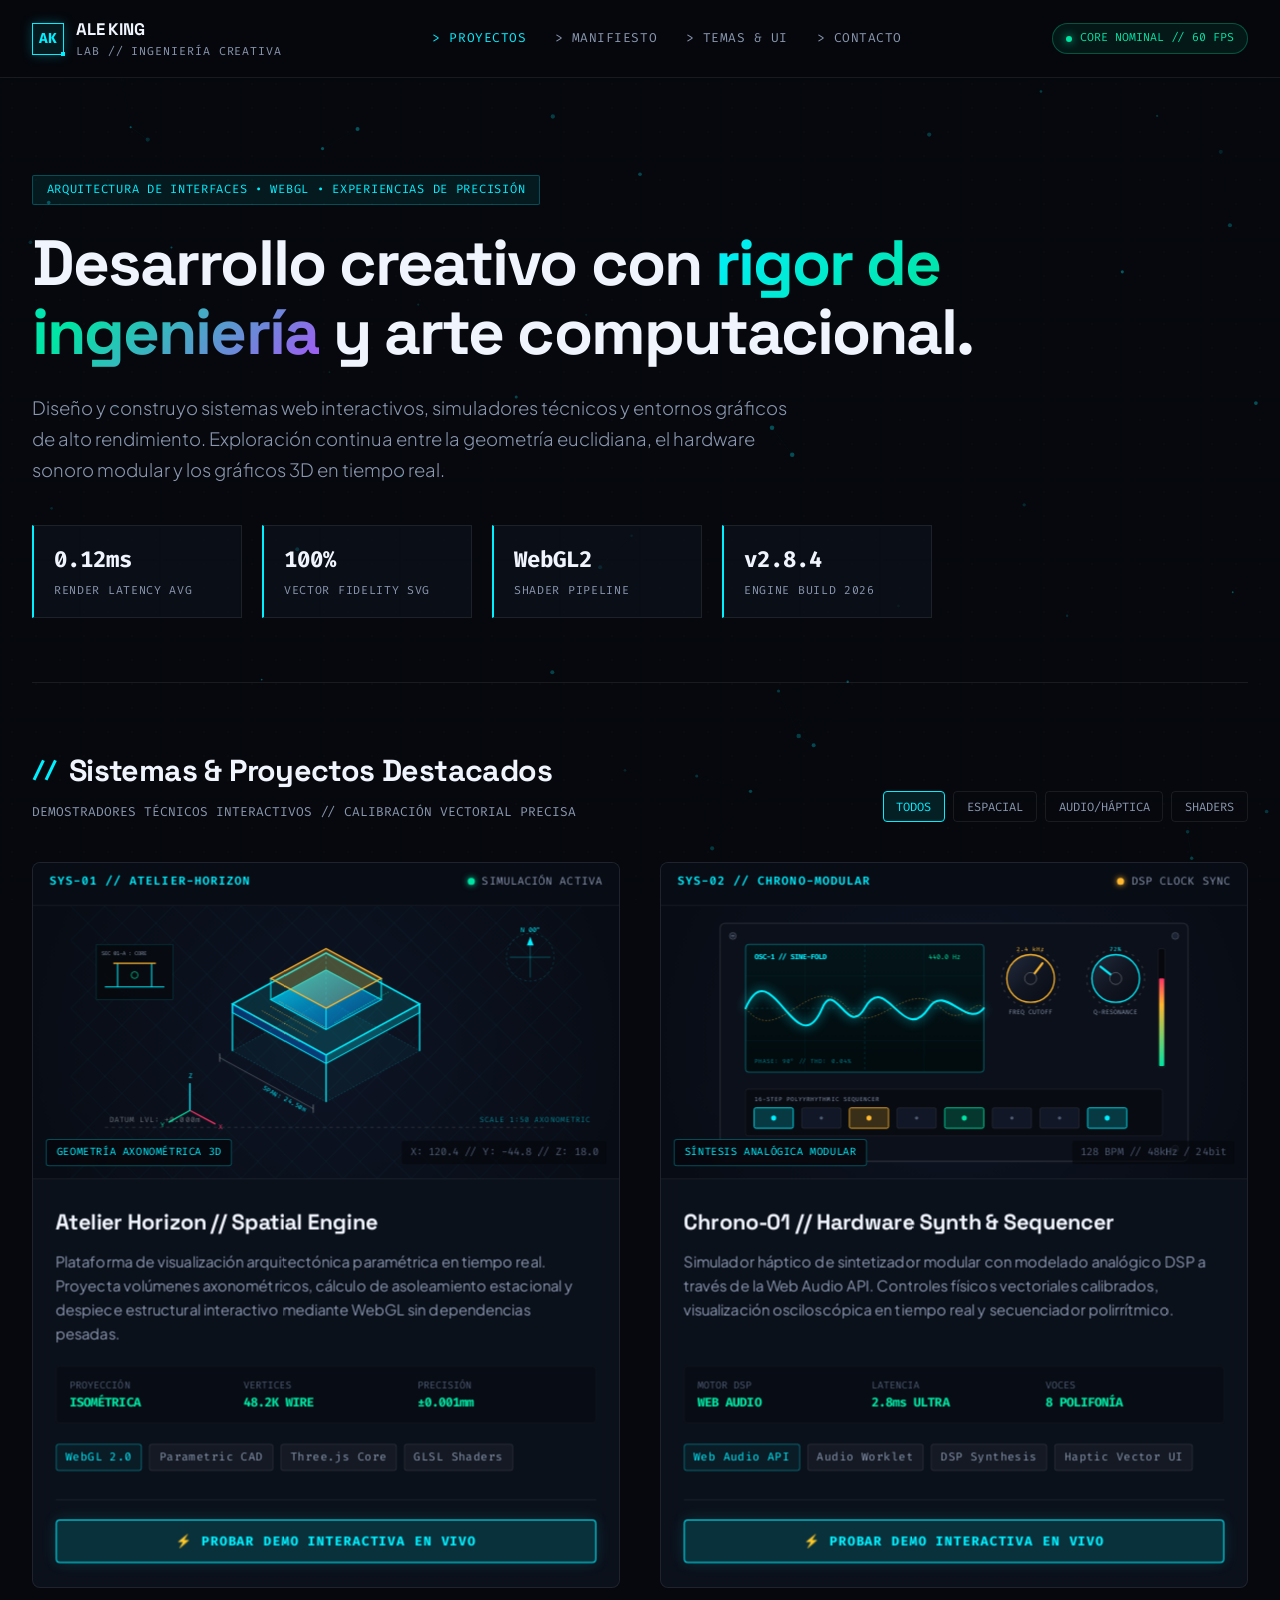
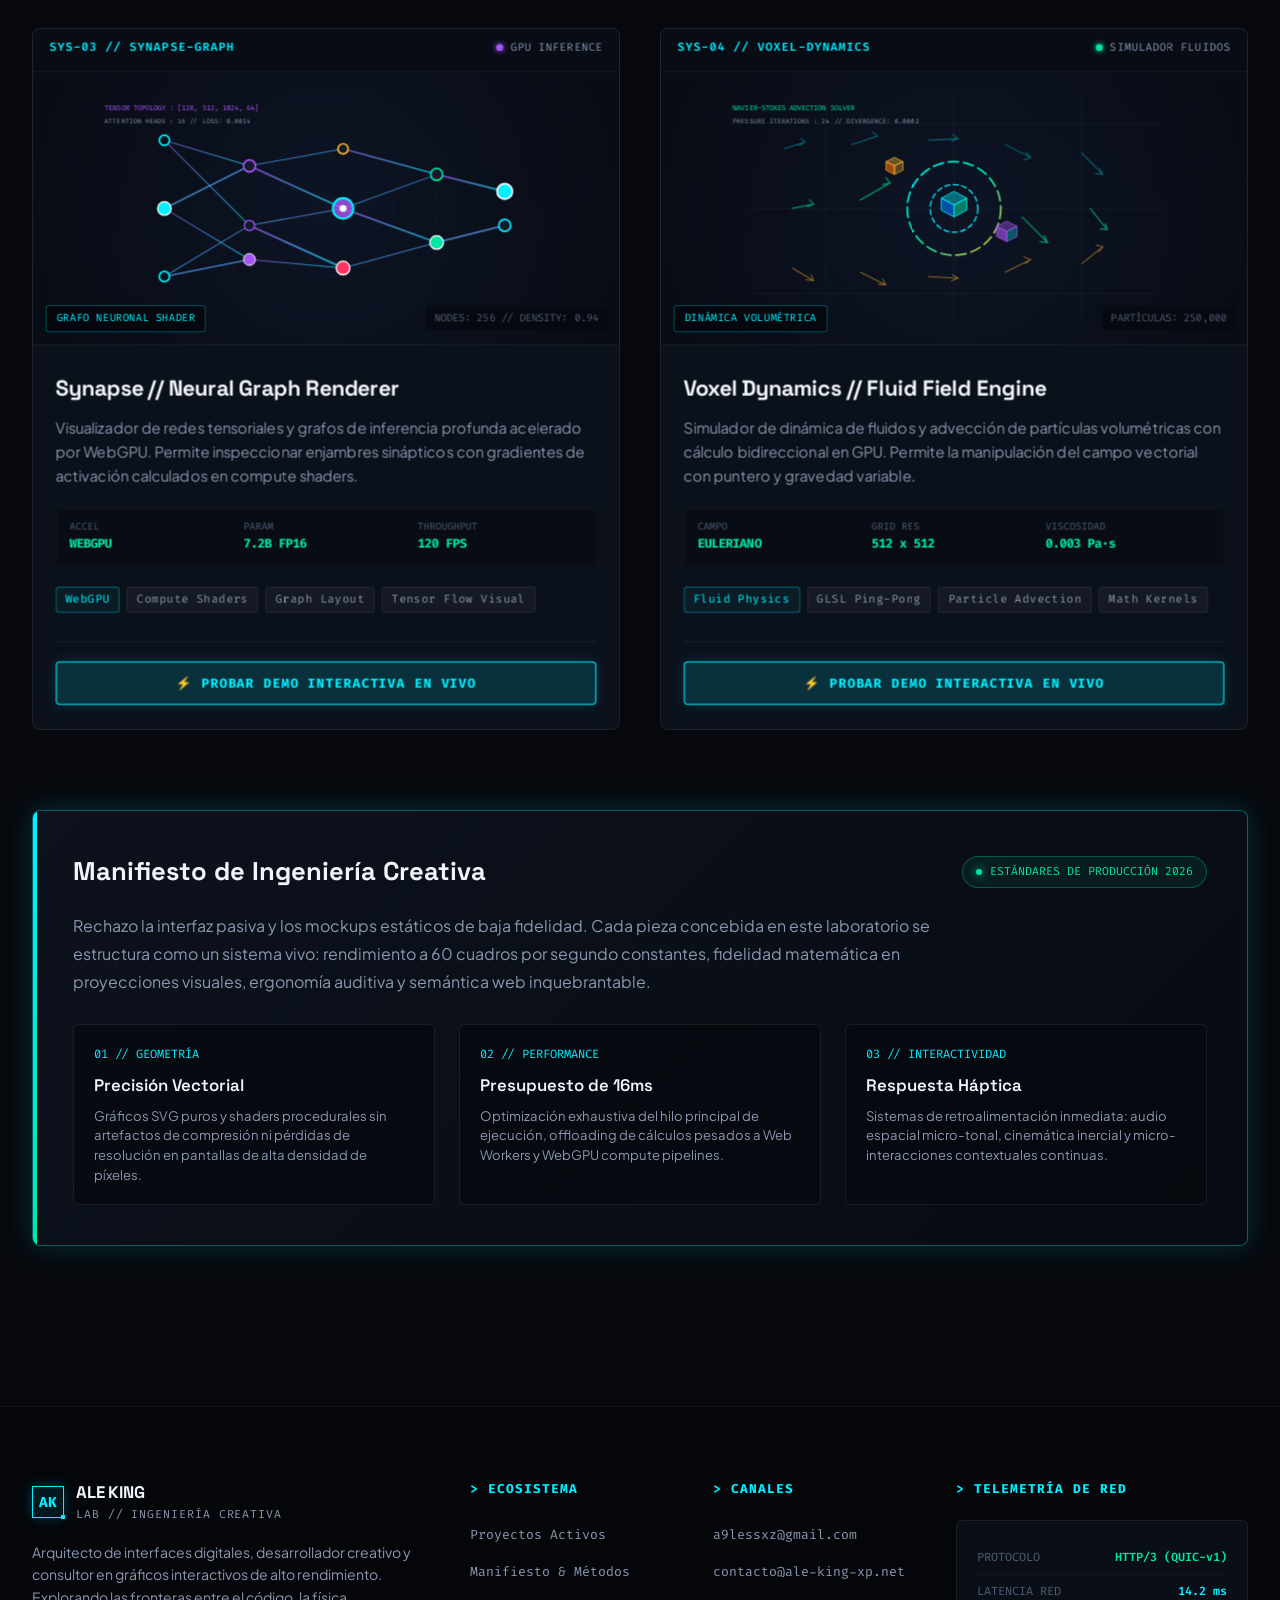
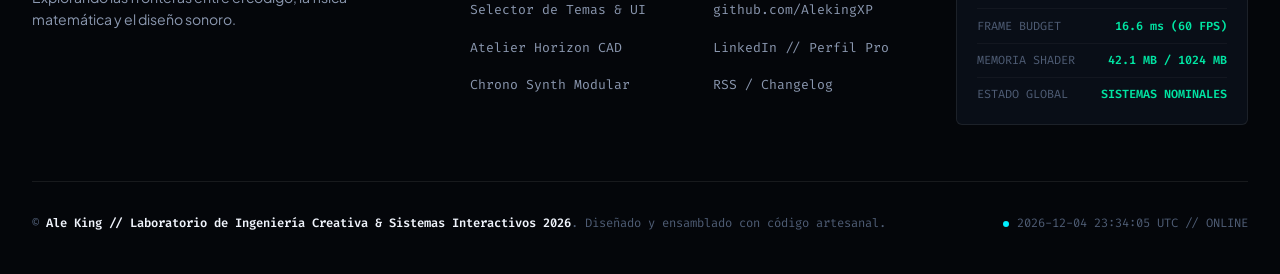
<file: index.html>
<!DOCTYPE html>
<html lang="es">
<head>
  <meta charset="UTF-8" />
  <meta name="viewport" content="width=device-width, initial-scale=1.0" />
  <title>Ale King // Laboratorio de Ingeniería Creativa &amp; Sistemas Interactivos</title>
  <meta name="description" content="Laboratorio de desarrollo creativo, arquitectura de interfaces de alto rendimiento, sistemas de diseño dinámicos y experiencias interactivas WebGL/Canvas." />
  <link rel="preconnect" href="https://fonts.googleapis.com">
  <link rel="preconnect" href="https://fonts.gstatic.com" crossorigin>
  <link href="https://fonts.googleapis.com/css2?family=Fira+Code:wght@300;400;500;600;700&family=Plus+Jakarta+Sans:wght@300;400;600;700;800&family=Space+Grotesk:wght@400;500;600;700&display=swap" rel="stylesheet">
  <style>
    :root {
      --bg-base: #06080d;
      --bg-surface: #0b0f19;
      --bg-card: rgba(14, 20, 32, 0.75);
      --bg-card-hover: rgba(19, 27, 44, 0.9);
      --border-subtle: rgba(255, 255, 255, 0.08);
      --border-accent: rgba(0, 240, 255, 0.35);
      --border-accent-strong: #00f0ff;
      --text-main: #f0f4fc;
      --text-muted: #8b98b0;
      --text-dim: #4f5d75;
      --cyan: #00f0ff;
      --amber: #ffb830;
      --emerald: #00e5a3;
      --purple: #a855f7;
      --rose: #ff3366;
      --font-display: 'Space Grotesk', sans-serif;
      --font-body: 'Plus Jakarta Sans', sans-serif;
      --font-mono: 'Fira Code', monospace;
      --glow-cyan: 0 0 30px rgba(0, 240, 255, 0.18);
      --glow-accent: 0 0 25px rgba(0, 229, 163, 0.2);
    }

    * {
      box-sizing: border-box;
      margin: 0;
      padding: 0;
    }

    body {
      background-color: var(--bg-base);
      color: var(--text-main);
      font-family: var(--font-body);
      line-height: 1.6;
      overflow-x: hidden;
      position: relative;
      min-height: 100vh;
    }

    /* Background Canvas and Grid */
    #bg-canvas {
      position: fixed;
      top: 0;
      left: 0;
      width: 100vw;
      height: 100vh;
      z-index: 0;
      pointer-events: none;
      opacity: 0.65;
    }

    .noise-overlay {
      position: fixed;
      top: 0;
      left: 0;
      width: 100%;
      height: 100%;
      pointer-events: none;
      z-index: 1;
      opacity: 0.035;
      background-image: radial-gradient(rgba(255, 255, 255, 0.4) 1px, transparent 1px);
      background-size: 24px 24px;
    }

    .site-wrapper {
      position: relative;
      z-index: 2;
      display: flex;
      flex-direction: column;
      min-height: 100vh;
    }

    /* Header / Nav */
    header.lab-header {
      border-bottom: 1px solid var(--border-subtle);
      background: rgba(6, 8, 13, 0.85);
      backdrop-filter: blur(16px);
      position: sticky;
      top: 0;
      z-index: 50;
      padding: 1rem 2rem;
    }

    .header-container {
      max-width: 1400px;
      margin: 0 auto;
      display: flex;
      justify-content: space-between;
      align-items: center;
      gap: 1.5rem;
    }

    .brand {
      display: flex;
      align-items: center;
      gap: 0.75rem;
      text-decoration: none;
      color: inherit;
    }

    .brand-mark {
      width: 32px;
      height: 32px;
      border: 1px solid var(--cyan);
      background: rgba(0, 240, 255, 0.08);
      display: flex; 
      align-items: center;
      justify-content: center;
      font-family: var(--font-mono);
      font-weight: 700;
      color: var(--cyan);
      font-size: 0.9rem;
      box-shadow: 0 0 12px rgba(0, 240, 255, 0.25);
      position: relative;
    }

    .brand-mark::after {
      content: '';
      position: absolute;
      bottom: -2px;
      right: -2px;
      width: 4px;
      height: 4px;
      background: var(--cyan);
    }

    .brand-meta {
      display: flex;
      flex-direction: column;
    }

    .brand-title {
      font-family: var(--font-display);
      font-weight: 700;
      font-size: 1.05rem;
      letter-spacing: -0.01em;
      color: var(--text-main);
      text-transform: uppercase;
    }

    .brand-sub {
      font-family: var(--font-mono);
      font-size: 0.72rem;
      color: var(--text-muted);
      letter-spacing: 0.08em;
    }

    .nav-links {
      display: flex;
      align-items: center;
      gap: 1.8rem;
      list-style: none;
    }

    .nav-link {
      font-family: var(--font-mono);
      font-size: 0.8rem;
      color: var(--text-muted);
      text-decoration: none;
      letter-spacing: 0.04em;
      transition: color 0.2s, text-shadow 0.2s;
      display: flex;
      align-items: center;
      gap: 0.4rem;
    }

    .nav-link:hover {
      color: var(--cyan);
      text-shadow: 0 0 8px rgba(0, 240, 255, 0.4);
    }

    .nav-link.active {
      color: var(--cyan);
    }

    .status-badge {
      display: flex;
      align-items: center;
      gap: 0.5rem;
      background: rgba(0, 229, 163, 0.08);
      border: 1px solid rgba(0, 229, 163, 0.3);
      padding: 0.35rem 0.8rem;
      border-radius: 999px;
      font-family: var(--font-mono);
      font-size: 0.72rem;
      color: var(--emerald);
    }

    .status-dot {
      width: 6px;
      height: 6px;
      background: var(--emerald);
      border-radius: 50%;
      box-shadow: 0 0 8px var(--emerald);
      animation: pulse-dot 2s infinite;
    }

    @keyframes pulse-dot {
      0%, 100% { transform: scale(1); opacity: 1; }
      50% { transform: scale(1.3); opacity: 0.6; }
    }

    /* Main Container */
    main.lab-main {
      flex: 1;
      max-width: 1400px;
      margin: 0 auto;
      padding: 3.5rem 2rem 5rem;
      width: 100%;
    }

    /* Hero Section */
    .hero-section {
      padding: 2.5rem 0 4rem;
      border-bottom: 1px solid var(--border-subtle);
      margin-bottom: 4rem;
    }

    .hero-tag {
      display: inline-flex;
      align-items: center;
      gap: 0.6rem;
      background: rgba(0, 240, 255, 0.08);
      border: 1px solid rgba(0, 240, 255, 0.25);
      padding: 0.3rem 0.85rem;
      font-family: var(--font-mono);
      font-size: 0.75rem;
      color: var(--cyan);
      letter-spacing: 0.06em;
      margin-bottom: 1.5rem;
      border-radius: 2px;
    }

    .hero-title {
      font-family: var(--font-display);
      font-size: clamp(2.4rem, 5vw, 4.2rem);
      font-weight: 800;
      line-height: 1.08;
      letter-spacing: -0.03em;
      margin-bottom: 1.5rem;
      max-width: 980px;
    }

    .hero-title span.accent {
      background: linear-gradient(135deg, #00f0ff 0%, #00e5a3 50%, #a855f7 100%);
      -webkit-background-clip: text;
      -webkit-text-fill-color: transparent;
    }

    .hero-desc {
      font-size: 1.15rem;
      color: var(--text-muted);
      max-width: 780px;
      line-height: 1.7;
      margin-bottom: 2.5rem;
      font-weight: 300;
    }

    .hero-stats {
      display: grid;
      grid-template-columns: repeat(auto-fit, minmax(180px, 1fr));
      gap: 1.25rem;
      max-width: 900px;
    }

    .stat-card {
      background: rgba(14, 20, 32, 0.5);
      border: 1px solid var(--border-subtle);
      padding: 1rem 1.25rem;
      position: relative;
      border-left: 2px solid var(--cyan);
    }

    .stat-value {
      font-family: var(--font-mono);
      font-size: 1.4rem;
      font-weight: 700;
      color: var(--text-main);
    }

    .stat-label {
      font-family: var(--font-mono);
      font-size: 0.72rem;
      color: var(--text-muted);
      text-transform: uppercase;
      letter-spacing: 0.06em;
      margin-top: 0.25rem;
    }

    /* Section Header */
    .section-header {
      display: flex;
      flex-wrap: wrap;
      justify-content: space-between;
      align-items: flex-end;
      margin-bottom: 2.5rem;
      gap: 1rem;
    }

    .section-title-wrap h2 {
      font-family: var(--font-display);
      font-size: 1.9rem;
      font-weight: 700;
      letter-spacing: -0.02em;
      color: var(--text-main);
      display: flex;
      align-items: center;
      gap: 0.75rem;
    }

    .section-title-wrap h2::before {
      content: '//';
      color: var(--cyan);
      font-family: var(--font-mono);
      font-size: 1.4rem;
    }

    .section-sub {
      font-family: var(--font-mono);
      font-size: 0.8rem;
      color: var(--text-muted);
      margin-top: 0.4rem;
    }

    .section-filter {
      display: flex;
      gap: 0.5rem;
    }

    .filter-btn {
      background: transparent;
      border: 1px solid var(--border-subtle);
      color: var(--text-muted);
      font-family: var(--font-mono);
      font-size: 0.75rem;
      padding: 0.4rem 0.8rem;
      border-radius: 4px;
      cursor: pointer;
      transition: all 0.2s;
    }

    .filter-btn:hover, .filter-btn.active {
      background: rgba(0, 240, 255, 0.1);
      border-color: var(--cyan);
      color: var(--cyan);
    }

    /* Cards Grid */
    .cards-grid {
      display: grid;
      grid-template-columns: repeat(auto-fit, minmax(420px, 1fr));
      gap: 2.5rem;
      margin-bottom: 5rem;
      perspective: 1200px;
    }

    @media (max-width: 640px) {
      .cards-grid {
        grid-template-columns: 1fr;
      }
    }

    .project-card {
      background: var(--bg-card);
      border: 1px solid var(--border-subtle);
      border-radius: 8px;
      overflow: hidden;
      display: flex;
      flex-direction: column;
      position: relative;
      backdrop-filter: blur(12px);
      transform-style: preserve-3d;
      will-change: transform;
      transition: border-color 0.3s ease, box-shadow 0.3s ease;
    }

    .project-card:hover {
      border-color: var(--border-accent);
      box-shadow: 0 16px 36px rgba(0, 0, 0, 0.55), 0 0 30px rgba(0, 240, 255, 0.2);
    }

    .card-topbar {
      display: flex; 
      justify-content: space-between;
      align-items: center;
      padding: 0.85rem 1.25rem;
      border-bottom: 1px solid var(--border-subtle);
      background: rgba(8, 12, 20, 0.8);
    }

    .card-id {
      font-family: var(--font-mono);
      font-size: 0.72rem;
      color: var(--cyan);
      letter-spacing: 0.08em;
      font-weight: 600;
    }

    .card-status-pip {
      display: flex;
      align-items: center;
      gap: 0.45rem;
      font-family: var(--font-mono);
      font-size: 0.68rem;
      color: var(--text-muted);
    }

    .pip-active {
      width: 7px;
      height: 7px;
      border-radius: 50%;
      background: var(--emerald);
      box-shadow: 0 0 6px var(--emerald);
    }

    /* SVG Preview Canvas Area */
    .card-canvas {
      position: relative;
      height: 270px;
      width: 100%;
      background: radial-gradient(circle at 50% 50%, #0d1424 0%, #080c14 100%);
      overflow: hidden;
      border-bottom: 1px solid var(--border-subtle);
      display: flex;
      align-items: center;
      justify-content: center;
    }

    .card-canvas svg {
      width: 100%;
      height: 100%;
      transition: transform 0.6s cubic-bezier(0.16, 1, 0.3, 1);
    }

    .project-card:hover .card-canvas svg {
      transform: scale(1.03);
    }

    .card-canvas-overlay {
      position: absolute;
      bottom: 0.75rem;
      left: 1rem;
      right: 1rem;
      display: flex; 
      justify-content: space-between;
      align-items: center;
      pointer-events: none;
    }

    .canvas-badge {
      font-family: var(--font-mono);
      font-size: 0.65rem;
      color: var(--cyan);
      background: rgba(6, 8, 13, 0.85);
      padding: 0.25rem 0.6rem;
      border: 1px solid rgba(0, 240, 255, 0.3);
      border-radius: 3px;
      letter-spacing: 0.05em;
      backdrop-filter: blur(4px);
    }

    .canvas-coords {
      font-family: var(--font-mono);
      font-size: 0.65rem;
      color: var(--text-dim);
      background: rgba(6, 8, 13, 0.7);
      padding: 0.2rem 0.5rem;
      border-radius: 2px;
    }

    /* Card Body */
    .card-body {
      padding: 1.6rem 1.6rem 1.25rem;
      flex: 1;
      display: flex;
      flex-direction: column;
    }

    .card-title {
      font-family: var(--font-display);
      font-size: 1.35rem;
      font-weight: 700;
      margin-bottom: 0.65rem;
      color: var(--text-main);
      letter-spacing: -0.01em;
    }

    .card-description {
      font-size: 0.92rem;
      color: var(--text-muted);
      line-height: 1.6;
      margin-bottom: 1.25rem;
      flex: 1;
    }

    .card-tags {
      display: flex;
      flex-wrap: wrap;
      gap: 0.45rem;
      margin-bottom: 1.75rem;
    }

    .tag-item {
      font-family: var(--font-mono);
      font-size: 0.7rem;
      background: rgba(255, 255, 255, 0.04);
      border: 1px solid var(--border-subtle);
      color: var(--text-muted);
      padding: 0.2rem 0.55rem;
      border-radius: 3px;
      letter-spacing: 0.03em;
    }

    .tag-item.highlight {
      border-color: rgba(0, 240, 255, 0.35);
      color: var(--cyan);
      background: rgba(0, 240, 255, 0.05);
    }

    /* Card Footer & Action Button */
    .card-actions {
      padding-top: 1.2rem;
      border-top: 1px solid var(--border-subtle);
      display: flex;
      align-items: center;
      justify-content: space-between;
      gap: 1rem;
      margin-top: auto;
      padding-bottom: 0.5rem;
      position: relative;
      z-index: 20;
    }

    .btn-demo {
      display: inline-flex;
      align-items: center;
      justify-content: center;
      gap: 0.6rem;
      background: rgba(0, 240, 255, 0.15);
      border: 1px solid #00f0ff;
      color: #00f0ff;
      font-family: var(--font-mono);
      font-size: 0.8rem;
      font-weight: 700;
      letter-spacing: 0.06em;
      padding: 12px 20px;
      border-radius: 4px;
      text-decoration: none;
      cursor: pointer;
      transition: all 0.25s ease;
      width: 100%;
      text-align: center;
      box-shadow: 0 0 15px rgba(0, 240, 255, 0.15);
      position: relative;
      z-index: 50;
    }

    .btn-demo:hover {
      background: #00f0ff;
      color: #000;
      box-shadow: 0 0 25px rgba(0, 240, 255, 0.6);
      transform: translateY(-1px);
    }

    .btn-demo svg {
      width: 14px;
      height: 14px;
      transition: transform 0.2s;
    }

    .btn-demo:hover svg {
      transform: translateX(3px);
    }

    /* Secondary Card Metrics */
    .metric-row {
      display: grid;
      grid-template-columns: repeat(3, 1fr);
      gap: 0.5rem;
      margin-bottom: 1.25rem;
      background: rgba(0, 0, 0, 0.25);
      padding: 0.6rem 0.8rem;
      border-radius: 4px;
      border: 1px solid rgba(255, 255, 255, 0.03);
    }

    .metric-cell {
      display: flex;
      flex-direction: column;
    }

    .metric-lbl {
      font-family: var(--font-mono);
      font-size: 0.62rem;
      color: var(--text-dim);
      text-transform: uppercase;
    }

    .metric-val {
      font-family: var(--font-mono);
      font-size: 0.78rem;
      color: var(--text-main);
      font-weight: 600;
    }

    /* Laboratory Modules Section */
    .lab-manifesto {
      margin: 4rem 0 5rem;
      padding: 2.5rem;
      background: linear-gradient(135deg, rgba(14, 20, 32, 0.8) 0%, rgba(8, 12, 20, 0.95) 100%);
      border: 1px solid var(--border-accent);
      border-radius: 8px;
      box-shadow: var(--glow-cyan);
      position: relative;
      overflow: hidden;
    }

    .lab-manifesto::before {
      content: '';
      position: absolute;
      top: 0;
      left: 0;
      width: 4px;
      height: 100%;
      background: linear-gradient(to bottom, var(--cyan), var(--emerald));
    }

    .manifesto-header {
      display: flex;
      justify-content: space-between;
      align-items: center;
      margin-bottom: 1.25rem;
      flex-wrap: wrap;
      gap: 1rem;
    }

    .manifesto-title {
      font-family: var(--font-display);
      font-size: 1.6rem;
      font-weight: 700;
      color: var(--text-main);
    }

    .manifesto-body {
      font-size: 1rem;
      color: var(--text-muted);
      max-width: 900px;
      line-height: 1.75;
      margin-bottom: 1.75rem;
    }

    .manifesto-pillars {
      display: grid;
      grid-template-columns: repeat(auto-fit, minmax(240px, 1fr));
      gap: 1.5rem;
    }

    .pillar-item {
      background: rgba(6, 8, 13, 0.6);
      border: 1px solid var(--border-subtle);
      padding: 1.25rem;
      border-radius: 6px;
    }

    .pillar-num {
      font-family: var(--font-mono);
      font-size: 0.75rem;
      color: var(--cyan);
      margin-bottom: 0.5rem;
    }

    .pillar-name {
      font-family: var(--font-display);
      font-size: 1.05rem;
      font-weight: 600;
      color: var(--text-main);
      margin-bottom: 0.4rem;
    }

    .pillar-desc {
      font-size: 0.82rem;
      color: var(--text-muted);
      line-height: 1.5;
    }

    /* Footer */
    footer.lab-footer {
      border-top: 1px solid var(--border-subtle);
      background: #04060a;
      padding: 4.5rem 2rem 2.5rem;
      position: relative;
      z-index: 10;
    }

    .footer-container {
      max-width: 1400px;
      margin: 0 auto;
    }

    .footer-grid {
      display: grid;
      grid-template-columns: 2fr 1fr 1fr 1.5fr;
      gap: 3rem;
      margin-bottom: 3.5rem;
    }

    @media (max-width: 980px) {
      .footer-grid {
        grid-template-columns: 1fr 1fr;
        gap: 2.5rem;
      }
    }

    @media (max-width: 600px) {
      .footer-grid {
        grid-template-columns: 1fr;
      }
    }

    .footer-brand-col p {
      font-size: 0.88rem;
      color: var(--text-muted);
      margin-top: 1rem;
      max-width: 380px;
      line-height: 1.6;
    }

    .footer-col-title {
      font-family: var(--font-mono);
      font-size: 0.8rem;
      color: var(--cyan);
      letter-spacing: 0.08em;
      text-transform: uppercase;
      margin-bottom: 1.25rem;
    }

    .footer-list {
      list-style: none;
      display: flex;
      flex-direction: column;
      gap: 0.75rem;
    }

    .footer-list a {
      font-family: var(--font-mono);
      font-size: 0.82rem;
      color: var(--text-muted);
      text-decoration: none;
      transition: color 0.2s, transform 0.2s;
      display: inline-flex;
      align-items: center;
      gap: 0.4rem;
    }

    .footer-list a:hover {
      color: var(--cyan);
      transform: translateX(3px);
    }

    /* Telemetry Panel in Footer */
    .telemetry-panel {
      background: rgba(14, 20, 32, 0.6);
      border: 1px solid var(--border-subtle);
      border-radius: 6px;
      padding: 1.25rem;
    }

    .telemetry-row {
      display: flex;
      justify-content: space-between;
      align-items: center;
      padding: 0.45rem 0;
      border-bottom: 1px solid rgba(255, 255, 255, 0.04);
      font-family: var(--font-mono);
      font-size: 0.74rem;
    }

    .telemetry-row:last-child {
      border-bottom: none;
      padding-bottom: 0;
    }

    .telemetry-key {
      color: var(--text-dim);
    }

    .telemetry-val {
      color: var(--emerald);
      font-weight: 600;
    }

    .telemetry-val.ping {
      color: var(--cyan);
    }

    /* Bottom Bar */
    .footer-bottom {
      display: flex;
      flex-wrap: wrap;
      justify-content: space-between;
      align-items: center;
      gap: 1.5rem;
      padding-top: 2rem;
      border-top: 1px solid var(--border-subtle);
      font-family: var(--font-mono);
      font-size: 0.76rem;
      color: var(--text-dim);
    }

    .footer-bottom a {
      color: var(--text-muted);
      text-decoration: none;
    }

    .footer-bottom a:hover {
      color: var(--cyan);
    }

    .footer-credits strong {
      color: var(--text-main);
      font-weight: 600;
    }

    .system-clock {
      display: inline-flex;
      align-items: center;
      gap: 0.5rem;
    }

    .clock-dot {
      width: 6px;
      height: 6px;
      background: var(--cyan);
      border-radius: 50%;
    }
  
/* ========================================================
   ESTILOS: MODAL DE DEMOS INTERACTIVAS & 3D TILT EFFECT
   ======================================================== */
.demo-modal-backdrop {
  position: fixed !important;
  top: 0 !important;
  left: 0 !important;
  width: 100vw !important;
  height: 100vh !important;
  background: rgba(3, 5, 9, 0.88) !important;
  backdrop-filter: blur(12px) !important;
  -webkit-backdrop-filter: blur(12px) !important;
  display: none;
  align-items: center;
  justify-content: center;
  z-index: 999999 !important;
  padding: 1.5rem;
}
.demo-modal-backdrop.active {
  display: flex !important;
}
.demo-modal-window {
  background: #090d16;
  border: 1px solid #00f0ff;
  box-shadow: 0 0 50px rgba(0, 240, 255, 0.25);
  border-radius: 8px;
  width: 95%;
  max-width: 1100px;
  max-height: 90vh;
  display: flex;
  flex-direction: column;
  overflow: hidden;
}
.demo-modal-header {
  display: flex;
  justify-content: space-between;
  align-items: center;
  padding: 1rem 1.5rem;
  border-bottom: 1px solid rgba(255, 255, 255, 0.08);
  background: rgba(14, 20, 32, 0.85);
}
.demo-modal-title {
  color: #fff;
  font-family: 'Space Grotesk', sans-serif;
  font-size: 1.25rem;
}
.demo-badge {
  background: rgba(0, 240, 255, 0.15);
  color: #00f0ff;
  border: 1px solid #00f0ff;
  padding: 2px 8px;
  border-radius: 4px;
  font-family: monospace;
  font-size: 0.75rem;
  margin-right: 8px;
}
.demo-modal-close {
  background: transparent;
  border: none;
  color: #8b98b0;
  font-size: 1.8rem;
  cursor: pointer;
  line-height: 1;
}
.demo-modal-close:hover {
  color: #ff3366;
}
.demo-modal-body {
  display: grid;
  grid-template-columns: 1fr 340px;
  height: 540px;
  overflow: hidden;
}
@media (max-width: 850px) {
  .demo-modal-body {
    grid-template-columns: 1fr;
    height: auto;
    max-height: 75vh;
    overflow-y: auto;
  }
}
.demo-stage {
  background: #04070d;
  position: relative;
  overflow: hidden;
  display: flex;
  align-items: center;
  justify-content: center;
  min-height: 380px;
}
.demo-controls-panel {
  background: #0b0f19;
  border-left: 1px solid rgba(255, 255, 255, 0.08);
  padding: 1.5rem;
  display: flex;
  flex-direction: column;
  gap: 1.25rem;
  overflow-y: auto;
}
.demo-control-group {
  display: flex;
  flex-direction: column;
  gap: 0.5rem;
}
.demo-control-group label {
  color: #00f0ff;
  font-family: monospace;
  font-size: 0.75rem;
  text-transform: uppercase;
}
.demo-control-group select, .demo-control-group input[type="range"] {
  background: #141c2e;
  border: 1px solid rgba(0, 240, 255, 0.3);
  color: #fff;
  padding: 0.5rem;
  border-radius: 4px;
  font-family: monospace;
}
.demo-control-group button {
  padding: 0.6rem 1rem;
  border-radius: 4px;
  border: none;
  cursor: pointer;
  font-family: monospace;
}
.demo-metrics {
  margin-top: auto;
  padding-top: 1rem;
  border-top: 1px dashed rgba(255, 255, 255, 0.08);
  display: flex;
  flex-direction: column;
  gap: 0.5rem;
}
.metric-item {
  display: flex;
  justify-content: space-between;
  font-family: monospace;
  font-size: 0.75rem;
}
.metric-label {
  color: #64748b;
}
.metric-val {
  color: #00e5a3;
  font-weight: 700;
}

/* 3D TILT EFFECT & SPECULAR SPOTLIGHT */
.project-card, .tax-card, .spec-panel, .theme-preview-card {
  position: relative;
  transform-style: preserve-3d;
  will-change: transform;
  perspective: 1000px;
}
.tilt-shine {
  position: absolute;
  inset: 0;
  border-radius: inherit;
  pointer-events: none;
  background: radial-gradient(circle 320px at 50% 50%, rgba(0, 240, 255, 0.22) 0%, rgba(255, 255, 255, 0.08) 35%, transparent 70%);
  opacity: 0;
  transition: opacity 0.25s ease;
  z-index: 10;
  mix-blend-mode: screen;
}
.project-card > * {
  transform: translateZ(12px);
}
</style>
</head>
<body>
  <canvas id="bg-canvas"></canvas>
  <div class="noise-overlay"></div>

  <div class="site-wrapper">
    <!-- Navigation -->
    <header class="lab-header">
      <div class="header-container">
        <a href="index.html" class="brand">
          <div class="brand-mark">AK</div>
          <div class="brand-meta">
            <span class="brand-title">Ale King</span>
            <span class="brand-sub">LAB // INGENIERÍA CREATIVA</span>
          </div>
        </a>
        <nav>
          <ul class="nav-links">
            <li><a href="#proyectos" class="nav-link active">&gt; PROYECTOS</a></li>
            <li><a href="#laboratorio" class="nav-link">&gt; MANIFIESTO</a></li>
            <li><a href="temas.html" class="nav-link">&gt; TEMAS &amp; UI</a></li>
            <li><a href="#contacto" class="nav-link">&gt; CONTACTO</a></li>
          </ul>
        </nav>
        <div class="status-badge">
          <span class="status-dot"></span>
          <span>CORE NOMINAL // 60 FPS</span>
        </div>
      </div>
    </header>

    <!-- Main Content -->
    <main class="lab-main">
      <!-- Hero -->
      <section class="hero-section">
        <div class="hero-tag">ARQUITECTURA DE INTERFACES • WEBGL • EXPERIENCIAS DE PRECISIÓN</div>
        <h1 class="hero-title">
          Desarrollo creativo con <span class="accent">rigor de ingeniería</span> y arte computacional.
        </h1>
        <p class="hero-desc">
          Diseño y construyo sistemas web interactivos, simuladores técnicos y entornos gráficos de alto rendimiento. Exploración continua entre la geometría euclidiana, el hardware sonoro modular y los gráficos 3D en tiempo real.
        </p>
        <div class="hero-stats">
          <div class="stat-card">
            <div class="stat-value">0.12ms</div>
            <div class="stat-label">Render Latency Avg</div>
          </div>
          <div class="stat-card">
            <div class="stat-value">100%</div>
            <div class="stat-label">Vector Fidelity SVG</div>
          </div>
          <div class="stat-card">
            <div class="stat-value">WebGL2</div>
            <div class="stat-label">Shader Pipeline</div>
          </div>
          <div class="stat-card">
            <div class="stat-value">v2.8.4</div>
            <div class="stat-label">Engine Build 2026</div>
          </div>
        </div>
      </section>

      <!-- Projects Section -->
      <section id="proyectos">
        <div class="section-header">
          <div class="section-title-wrap">
            <h2>Sistemas &amp; Proyectos Destacados</h2>
            <div class="section-sub">DEMOSTRADORES TÉCNICOS INTERACTIVOS // CALIBRACIÓN VECTORIAL PRECISA</div>
          </div>
          <div class="section-filter">
            <button class="filter-btn active">TODOS</button>
            <button class="filter-btn">ESPACIAL</button>
            <button class="filter-btn">AUDIO/HÁPTICA</button>
            <button class="filter-btn">SHADERS</button>
          </div>
        </div>

        <div class="cards-grid">
          <!-- Card 1: Atelier Horizon -->
          <article class="project-card" id="card-atelier">
            <div class="card-topbar">
              <span class="card-id">SYS-01 // ATELIER-HORIZON</span>
              <div class="card-status-pip">
                <span class="pip-active"></span>
                <span>SIMULACIÓN ACTIVA</span>
              </div>
            </div>

            <!-- Precise SVG Architectural Blueprint & Axonometric Grid -->
            <div class="card-canvas">
              <svg viewBox="0 0 600 320" fill="none" xmlns="http://www.w3.org/2000/svg">
                <defs>
                  <pattern id="isoGrid" width="40" height="40" patternUnits="userSpaceOnUse">
                    <path d="M 40 0 L 0 40 M 0 0 L 40 40" stroke="rgba(0, 240, 255, 0.06)" stroke-width="1"/>
                  </pattern>
                  <linearGradient id="cadCyanGrad" x1="0%" y1="0%" x2="100%" y2="100%">
                    <stop offset="0%" stop-color="#00f0ff" stop-opacity="0.85" />
                    <stop offset="100%" stop-color="#0077ff" stop-opacity="0.3" />
                  </linearGradient>
                  <linearGradient id="cadGoldGrad" x1="0%" y1="0%" x2="100%" y2="100%">
                    <stop offset="0%" stop-color="#ffb830" stop-opacity="0.9" />
                    <stop offset="100%" stop-color="#ff6b00" stop-opacity="0.2" />
                  </linearGradient>
                </defs>

                <!-- Background Grid -->
                <rect width="600" height="320" fill="url(#isoGrid)" />

                <!-- Coordinate Marks & Compass -->
                <circle cx="540" cy="60" r="28" stroke="rgba(0, 240, 255, 0.2)" stroke-width="1" stroke-dasharray="3 3"/>
                <path d="M 540 36 L 540 84 M 516 60 L 564 60" stroke="rgba(0, 240, 255, 0.35)" stroke-width="1"/>
                <polygon points="540,36 544,46 536,46" fill="#00f0ff"/>
                <text x="540" y="30" fill="#00f0ff" font-family="'Fira Code', monospace" font-size="8" text-anchor="middle">N 00°</text>

                <!-- Elevation Baseline -->
                <line x1="40" y1="260" x2="560" y2="260" stroke="rgba(255, 255, 255, 0.15)" stroke-width="1" stroke-dasharray="4 4"/>
                <text x="45" y="254" fill="rgba(255, 255, 255, 0.4)" font-family="'Fira Code', monospace" font-size="9">DATUM LVL: +0.000m</text>
                <text x="480" y="254" fill="rgba(0, 240, 255, 0.5)" font-family="'Fira Code', monospace" font-size="9">SCALE 1:50 AXONOMETRIC</text>

                <!-- Axonometric Isometric Volume 1: Base Pavilion -->
                <g transform="translate(130, 40)">
                  <!-- Projected Floor Footprint -->
                  <polygon points="170,190 280,130 170,70 60,130" fill="rgba(0, 240, 255, 0.04)" stroke="rgba(0, 240, 255, 0.25)" stroke-width="1" stroke-dasharray="2 2"/>
                  
                  <!-- Structural Columns / Vertical Cantilevers -->
                  <line x1="60" y1="130" x2="60" y2="75" stroke="#00f0ff" stroke-width="1.5"/>
                  <line x1="170" y1="190" x2="170" y2="135" stroke="#00f0ff" stroke-width="1.5"/>
                  <line x1="280" y1="130" x2="280" y2="75" stroke="#00f0ff" stroke-width="1.5"/>
                  <line x1="170" y1="70" x2="170" y2="15" stroke="rgba(0, 240, 255, 0.4)" stroke-width="1" stroke-dasharray="3 3"/>

                  <!-- Elevated Main Slab / Glass Cantilever -->
                  <polygon points="170,135 280,75 170,15 60,75" fill="rgba(0, 240, 255, 0.12)" stroke="#00f0ff" stroke-width="1.8"/>
                  <polygon points="170,145 280,85 280,75 170,135" fill="rgba(0, 240, 255, 0.25)" stroke="#00f0ff" stroke-width="1.2"/>
                  <polygon points="170,145 60,85 60,75 170,135" fill="rgba(0, 119, 255, 0.35)" stroke="#00f0ff" stroke-width="1.2"/>

                  <!-- Upper Tier Skylight Pavilion -->
                  <polygon points="170,105 235,70 170,35 105,70" fill="url(#cadCyanGrad)" stroke="#00f0ff" stroke-width="1.2"/>
                  <line x1="105" y1="70" x2="105" y2="45" stroke="#00f0ff" stroke-width="1.2"/>
                  <line x1="170" y1="105" x2="170" y2="80" stroke="#00f0ff" stroke-width="1.2"/>
                  <line x1="235" y1="70" x2="235" y2="45" stroke="#00f0ff" stroke-width="1.2"/>
                  <polygon points="170,80 235,45 170,10 105,45" fill="rgba(255, 184, 48, 0.25)" stroke="#ffb830" stroke-width="1.5"/>

                  <!-- Parametric Louvers / Shading Fins -->
                  <line x1="85" y1="89" x2="140" y2="120" stroke="#ffb830" stroke-width="1" stroke-dasharray="1 2"/>
                  <line x1="95" y1="83" x2="150" y2="114" stroke="#ffb830" stroke-width="1" stroke-dasharray="1 2"/>
                  <line x1="105" y1="78" x2="160" y2="109" stroke="#ffb830" stroke-width="1" stroke-dasharray="1 2"/>
                  <line x1="115" y1="72" x2="170" y2="103" stroke="#ffb830" stroke-width="1" stroke-dasharray="1 2"/>
                  <line x1="180" y1="97" x2="235" y2="66" stroke="#00e5a3" stroke-width="1" stroke-dasharray="1 2"/>
                  <line x1="190" y1="91" x2="245" y2="60" stroke="#00e5a3" stroke-width="1" stroke-dasharray="1 2"/>

                  <!-- Dimension Witness Lines -->
                  <line x1="45" y1="138" x2="155" y2="198" stroke="rgba(255, 255, 255, 0.35)" stroke-width="0.8"/>
                  <line x1="45" y1="133" x2="45" y2="143" stroke="rgba(255, 255, 255, 0.5)" stroke-width="0.8"/>
                  <line x1="155" y1="193" x2="155" y2="203" stroke="rgba(255, 255, 255, 0.5)" stroke-width="0.8"/>
                  <text x="95" y="175" fill="#00f0ff" font-family="'Fira Code', monospace" font-size="7.5" transform="rotate(28 95 175)">SPAN: 24.50m</text>

                  <!-- Axis Orientation Indicator -->
                  <line x1="10" y1="200" x2="40" y2="216" stroke="#ff3366" stroke-width="1.5"/>
                  <text x="44" y="222" fill="#ff3366" font-family="'Fira Code', monospace" font-size="8">X</text>
                  <line x1="10" y1="200" x2="-15" y2="214" stroke="#00e5a3" stroke-width="1.5"/>
                  <text x="-25" y="220" fill="#00e5a3" font-family="'Fira Code', monospace" font-size="8">Y</text>
                  <line x1="10" y1="200" x2="10" y2="168" stroke="#00f0ff" stroke-width="1.5"/>
                  <text x="8" y="162" fill="#00f0ff" font-family="'Fira Code', monospace" font-size="8">Z</text>
                </g>

                <!-- Architectural Section Detail in Left Inset -->
                <g transform="translate(30, 45)">
                  <rect x="0" y="0" width="90" height="65" fill="rgba(6, 8, 13, 0.75)" stroke="rgba(0, 240, 255, 0.2)" stroke-width="0.8"/>
                  <text x="6" y="12" fill="#8b98b0" font-family="'Fira Code', monospace" font-size="6.5">SEC 01-A : CORE</text>
                  <line x1="10" y1="50" x2="80" y2="50" stroke="#00f0ff" stroke-width="1.2"/>
                  <line x1="25" y1="50" x2="25" y2="22" stroke="#00f0ff" stroke-width="1.2"/>
                  <line x1="65" y1="50" x2="65" y2="22" stroke="#00f0ff" stroke-width="1.2"/>
                  <line x1="20" y1="22" x2="70" y2="22" stroke="#ffb830" stroke-width="1.5"/>
                  <circle cx="45" cy="36" r="4" stroke="#00e5a3" stroke-width="0.8" fill="none"/>
                </g>
              </svg>
              <div class="card-canvas-overlay">
                <span class="canvas-badge">GEOMETRÍA AXONOMÉTRICA 3D</span>
                <span class="canvas-coords">X: 120.4 // Y: -44.8 // Z: 18.0</span>
              </div>
            </div>

            <!-- Card Body -->
            <div class="card-body">
              <h3 class="card-title">Atelier Horizon // Spatial Engine</h3>
              <p class="card-description">
                Plataforma de visualización arquitectónica paramétrica en tiempo real. Proyecta volúmenes axonométricos, cálculo de asoleamiento estacional y despiece estructural interactivo mediante WebGL sin dependencias pesadas.
              </p>

              <div class="metric-row">
                <div class="metric-cell">
                  <span class="metric-lbl">PROYECCIÓN</span>
                  <span class="metric-val">ISOMÉTRICA</span>
                </div>
                <div class="metric-cell">
                  <span class="metric-lbl">VERTICES</span>
                  <span class="metric-val">48.2K WIRE</span>
                </div>
                <div class="metric-cell">
                  <span class="metric-lbl">PRECISIÓN</span>
                  <span class="metric-val">±0.001mm</span>
                </div>
              </div>

              <div class="card-tags">
                <span class="tag-item highlight">WebGL 2.0</span>
                <span class="tag-item">Parametric CAD</span>
                <span class="tag-item">Three.js Core</span>
                <span class="tag-item">GLSL Shaders</span>
              </div>

              <div class="card-actions">
                <button class="btn-demo" type="button" onclick="window.openJarvisDemo('SYS-01'); return false;">
                  <span>⚡ PROBAR DEMO INTERACTIVA EN VIVO</span>
                </button>
              </div>
            </div>
          </article>

          <!-- Card 2: Chrono-01 -->
          <article class="project-card" id="card-chrono">
            <div class="card-topbar">
              <span class="card-id">SYS-02 // CHRONO-MODULAR</span>
              <div class="card-status-pip">
                <span class="pip-active" style="background: var(--amber); box-shadow: 0 0 6px var(--amber);"></span>
                <span>DSP CLOCK SYNC</span>
              </div>
            </div>

            <!-- High Precision Hardware Vector Synth & Oscilloscope -->
            <div class="card-canvas">
              <svg viewBox="0 0 600 320" fill="none" xmlns="http://www.w3.org/2000/svg">
                <defs>
                  <linearGradient id="metalKnob" x1="0%" y1="0%" x2="100%" y2="100%">
                    <stop offset="0%" stop-color="#222b3d" />
                    <stop offset="50%" stop-color="#111622" />
                    <stop offset="100%" stop-color="#080c14" />
                  </linearGradient>
                  <linearGradient id="screenBezel" x1="0%" y1="0%" x2="0%" y2="100%">
                    <stop offset="0%" stop-color="#04151a" />
                    <stop offset="100%" stop-color="#020b0e" />
                  </linearGradient>
                  <linearGradient id="vuGrad" x1="0%" y1="100%" x2="0%" y2="0%">
                    <stop offset="0%" stop-color="#00e5a3" />
                    <stop offset="70%" stop-color="#ffb830" />
                    <stop offset="100%" stop-color="#ff3366" />
                  </linearGradient>
                </defs>

                <!-- Synth Faceplate Housing -->
                <rect x="25" y="20" width="550" height="280" rx="6" fill="#0c101a" stroke="rgba(255, 255, 255, 0.1)" stroke-width="1.5"/>
                <!-- Corner Allen Screws -->
                <circle cx="40" cy="35" r="4" fill="#1a2233" stroke="rgba(255, 255, 255, 0.2)" stroke-width="1"/>
                <line x1="38" y1="35" x2="42" y2="35" stroke="rgba(255, 255, 255, 0.4)" stroke-width="1"/>
                <circle cx="560" cy="35" r="4" fill="#1a2233" stroke="rgba(255, 255, 255, 0.2)" stroke-width="1"/>
                <circle cx="40" cy="285" r="4" fill="#1a2233" stroke="rgba(255, 255, 255, 0.2)" stroke-width="1"/>
                <circle cx="560" cy="285" r="4" fill="#1a2233" stroke="rgba(255, 255, 255, 0.2)" stroke-width="1"/>

                <!-- Oscilloscope CRT Display Panel -->
                <rect x="55" y="45" width="280" height="150" rx="4" fill="url(#screenBezel)" stroke="rgba(0, 240, 255, 0.35)" stroke-width="1.2"/>
                <!-- CRT Grid Lines -->
                <line x1="55" y1="120" x2="335" y2="120" stroke="rgba(0, 240, 255, 0.2)" stroke-width="0.8" stroke-dasharray="3 3"/>
                <line x1="195" y1="45" x2="195" y2="195" stroke="rgba(0, 240, 255, 0.2)" stroke-width="0.8" stroke-dasharray="3 3"/>
                <line x1="125" y1="45" x2="125" y2="195" stroke="rgba(0, 240, 255, 0.1)" stroke-width="0.5"/>
                <line x1="265" y1="45" x2="265" y2="195" stroke="rgba(0, 240, 255, 0.1)" stroke-width="0.5"/>
                <line x1="55" y1="82" x2="335" y2="82" stroke="rgba(0, 240, 255, 0.1)" stroke-width="0.5"/>
                <line x1="55" y1="158" x2="335" y2="158" stroke="rgba(0, 240, 255, 0.1)" stroke-width="0.5"/>

                <!-- Active Glowing Vector Sine Wave (FM Synthesis Waveform) -->
                <path d="M 55 120 C 85 50, 115 190, 145 120 C 160 85, 175 155, 195 120 C 220 75, 240 165, 270 120 C 290 90, 315 145, 335 120" 
                      fill="none" stroke="#00f0ff" stroke-width="2.4" stroke-linecap="round" filter="drop-shadow(0 0 6px #00f0ff)"/>
                <path d="M 55 120 C 95 170, 130 70, 175 120 C 205 160, 245 80, 285 120 C 310 145, 325 105, 335 120" 
                      fill="none" stroke="rgba(255, 184, 48, 0.45)" stroke-width="1" stroke-dasharray="2 2"/>

                <!-- CRT Display Overlay Stats -->
                <text x="65" y="62" fill="#00f0ff" font-family="'Fira Code', monospace" font-size="8.5" font-weight="bold">OSC-1 // SINE-FOLD</text>
                <text x="270" y="62" fill="#00e5a3" font-family="'Fira Code', monospace" font-size="8">440.0 Hz</text>
                <text x="65" y="185" fill="rgba(0, 240, 255, 0.5)" font-family="'Fira Code', monospace" font-size="7">PHASE: 90° // THD: 0.04%</text>

                <!-- Right Control Section: Dials / Rotary Knobs -->
                <g transform="translate(390, 85)">
                  <circle cx="0" cy="0" r="34" stroke="rgba(255, 255, 255, 0.15)" stroke-width="1.5" stroke-dasharray="3 6" fill="none"/>
                  <circle cx="0" cy="0" r="28" fill="url(#metalKnob)" stroke="#ffb830" stroke-width="1.5"/>
                  <line x1="0" y1="0" x2="14" y2="-18" stroke="#ffb830" stroke-width="2.5" stroke-linecap="round"/>
                  <circle cx="0" cy="0" r="7" fill="#111622" stroke="rgba(255, 255, 255, 0.3)" stroke-width="1"/>
                  <text x="0" y="42" fill="#8b98b0" font-family="'Fira Code', monospace" font-size="7.5" text-anchor="middle">FREQ CUTOFF</text>
                  <text x="0" y="-32" fill="#ffb830" font-family="'Fira Code', monospace" font-size="7" text-anchor="middle">2.4 kHz</text>
                </g>

                <!-- Knob 2: RESONANCE -->
                <g transform="translate(490, 85)">
                  <circle cx="0" cy="0" r="34" stroke="rgba(255, 255, 255, 0.15)" stroke-width="1.5" stroke-dasharray="3 6" fill="none"/>
                  <circle cx="0" cy="0" r="28" fill="url(#metalKnob)" stroke="#00f0ff" stroke-width="1.5"/>
                  <line x1="0" y1="0" x2="-18" y2="-14" stroke="#00f0ff" stroke-width="2.5" stroke-linecap="round"/>
                  <circle cx="0" cy="0" r="7" fill="#111622" stroke="rgba(255, 255, 255, 0.3)" stroke-width="1"/>
                  <text x="0" y="42" fill="#8b98b0" font-family="'Fira Code', monospace" font-size="7.5" text-anchor="middle">Q-RESONANCE</text>
                  <text x="0" y="-32" fill="#00f0ff" font-family="'Fira Code', monospace" font-size="7" text-anchor="middle">72%</text>
                </g>

                <!-- Bottom Control Rack: 16-Step Sequencer LED Pads -->
                <g transform="translate(55, 215)">
                  <rect x="0" y="0" width="490" height="55" rx="3" fill="#080b12" stroke="rgba(255, 255, 255, 0.08)" stroke-width="1"/>
                  <text x="10" y="14" fill="#8b98b0" font-family="'Fira Code', monospace" font-size="7">16-STEP POLYYRHYTHMIC SEQUENCER</text>
                  
                  <!-- Sequencer Step Keys -->
                  <g transform="translate(10, 22)">
                    <rect x="0" y="0" width="46" height="24" rx="2" fill="rgba(0, 240, 255, 0.2)" stroke="#00f0ff" stroke-width="1"/>
                    <circle cx="23" cy="12" r="3" fill="#00f0ff"/>
                    <rect x="56" y="0" width="46" height="24" rx="2" fill="#111726" stroke="rgba(255,255,255,0.1)" stroke-width="1"/>
                    <circle cx="79" cy="12" r="2" fill="#4f5d75"/>
                    <rect x="112" y="0" width="46" height="24" rx="2" fill="rgba(255, 184, 48, 0.2)" stroke="#ffb830" stroke-width="1"/>
                    <circle cx="135" cy="12" r="3" fill="#ffb830"/>
                    <rect x="168" y="0" width="46" height="24" rx="2" fill="#111726" stroke="rgba(255,255,255,0.1)" stroke-width="1"/>
                    <circle cx="191" cy="12" r="2" fill="#4f5d75"/>
                    <rect x="224" y="0" width="46" height="24" rx="2" fill="rgba(0, 229, 163, 0.2)" stroke="#00e5a3" stroke-width="1"/>
                    <circle cx="247" cy="12" r="3" fill="#00e5a3"/>
                    <rect x="280" y="0" width="46" height="24" rx="2" fill="#111726" stroke="rgba(255,255,255,0.1)" stroke-width="1"/>
                    <circle cx="303" cy="12" r="2" fill="#4f5d75"/>
                    <rect x="336" y="0" width="46" height="24" rx="2" fill="#111726" stroke="rgba(255,255,255,0.1)" stroke-width="1"/>
                    <circle cx="359" cy="12" r="2" fill="#4f5d75"/>
                    <rect x="392" y="0" width="46" height="24" rx="2" fill="rgba(0, 240, 255, 0.2)" stroke="#00f0ff" stroke-width="1"/>
                    <circle cx="415" cy="12" r="3" fill="#00f0ff"/>
                  </g>
                </g>

                <!-- VU Meters Vertical Bar -->
                <g transform="translate(540, 50)">
                  <rect x="0" y="0" width="8" height="140" rx="2" fill="#06080d" stroke="rgba(255,255,255,0.1)" stroke-width="0.8"/>
                  <rect x="1" y="35" width="6" height="103" rx="1" fill="url(#vuGrad)"/>
                </g>
              </svg>
              <div class="card-canvas-overlay">
                <span class="canvas-badge">SÍNTESIS ANALÓGICA MODULAR</span>
                <span class="canvas-coords">128 BPM // 48kHz / 24bit</span>
              </div>
            </div>

            <!-- Card Body -->
            <div class="card-body">
              <h3 class="card-title">Chrono-01 // Hardware Synth &amp; Sequencer</h3>
              <p class="card-description">
                Simulador háptico de sintetizador modular con modelado analógico DSP a través de la Web Audio API. Controles físicos vectoriales calibrados, visualización osciloscópica en tiempo real y secuenciador polirrítmico.
              </p>

              <div class="metric-row">
                <div class="metric-cell">
                  <span class="metric-lbl">MOTOR DSP</span>
                  <span class="metric-val">WEB AUDIO</span>
                </div>
                <div class="metric-cell">
                  <span class="metric-lbl">LATENCIA</span>
                  <span class="metric-val">2.8ms ULTRA</span>
                </div>
                <div class="metric-cell">
                  <span class="metric-lbl">VOCES</span>
                  <span class="metric-val">8 POLIFONÍA</span>
                </div>
              </div>

              <div class="card-tags">
                <span class="tag-item highlight">Web Audio API</span>
                <span class="tag-item">Audio Worklet</span>
                <span class="tag-item">DSP Synthesis</span>
                <span class="tag-item">Haptic Vector UI</span>
              </div>

              <div class="card-actions">
                <button class="btn-demo" type="button" onclick="window.openJarvisDemo('SYS-02'); return false;">
                  <span>⚡ PROBAR DEMO INTERACTIVA EN VIVO</span>
                </button>
              </div>
            </div>
          </article>

          <!-- Card 3: Synapse Neural Engine -->
          <article class="project-card" id="card-synapse">
            <div class="card-topbar">
              <span class="card-id">SYS-03 // SYNAPSE-GRAPH</span>
              <div class="card-status-pip">
                <span class="pip-active" style="background: var(--purple); box-shadow: 0 0 6px var(--purple);"></span>
                <span>GPU INFERENCE</span>
              </div>
            </div>

            <!-- Vector Neural Topology & Tensor Mesh -->
            <div class="card-canvas">
              <svg viewBox="0 0 600 320" fill="none" xmlns="http://www.w3.org/2000/svg">
                <defs>
                  <linearGradient id="edgeGrad" x1="0%" y1="0%" x2="100%" y2="100%">
                    <stop offset="0%" stop-color="#a855f7" stop-opacity="0.7" />
                    <stop offset="100%" stop-color="#00f0ff" stop-opacity="0.7" />
                  </linearGradient>
                  <radialGradient id="nodeGlow" cx="50%" cy="50%" r="50%">
                    <stop offset="0%" stop-color="#a855f7" stop-opacity="0.8" />
                    <stop offset="100%" stop-color="#a855f7" stop-opacity="0.8" />
                  </radialGradient>
                </defs>

                <!-- Background Matrix Matrix lines -->
                <circle cx="300" cy="160" r="130" stroke="rgba(168, 85, 247, 0.15)" stroke-width="1" stroke-dasharray="4 6" fill="none"/>
                <circle cx="300" cy="160" r="80" stroke="rgba(0, 240, 255, 0.15)" stroke-width="1" stroke-dasharray="2 4" fill="none"/>

                <!-- Interconnected Neural Synapse Network -->
                <g stroke="url(#edgeGrad)" stroke-width="1.2">
                  <line x1="110" y1="80" x2="210" y2="110"/>
                  <line x1="110" y1="80" x2="210" y2="180"/>
                  <line x1="110" y1="160" x2="210" y2="110" stroke-width="2"/>
                  <line x1="110" y1="160" x2="210" y2="220"/>
                  <line x1="110" y1="240" x2="210" y2="180"/>
                  <line x1="110" y1="240" x2="210" y2="220" stroke-width="1.8"/>

                  <line x1="210" y1="110" x2="320" y2="90"/>
                  <line x1="210" y1="110" x2="320" y2="160" stroke-width="2"/>
                  <line x1="210" y1="180" x2="320" y2="160"/>
                  <line x1="210" y1="180" x2="320" y2="230" stroke-width="2.2"/>
                  <line x1="210" y1="220" x2="320" y2="230"/>

                  <line x1="320" y1="90" x2="430" y2="120" stroke-width="1.8"/>
                  <line x1="320" y1="160" x2="430" y2="120"/>
                  <line x1="320" y1="160" x2="430" y2="200" stroke-width="2"/>
                  <line x1="320" y1="230" x2="430" y2="200"/>

                  <line x1="430" y1="120" x2="510" y2="140" stroke-width="2"/>
                  <line x1="430" y1="200" x2="510" y2="180" stroke-width="2"/>
                </g>

                <!-- Input Nodes -->
                <circle cx="110" cy="80" r="6" fill="#0c101a" stroke="#00f0ff" stroke-width="2"/>
                <circle cx="110" cy="160" r="8" fill="#00f0ff" stroke="#fff" stroke-width="1.5"/>
                <circle cx="110" cy="240" r="6" fill="#0c101a" stroke="#00f0ff" stroke-width="2"/>

                <!-- Latent Hidden Nodes -->
                <circle cx="210" cy="110" r="7" fill="#131a2c" stroke="#a855f7" stroke-width="2"/>
                <circle cx="210" cy="180" r="6" fill="#131a2c" stroke="#a855f7" stroke-width="1.5"/>
                <circle cx="210" cy="220" r="7" fill="#a855f7" stroke="#fff" stroke-width="1"/>

                <!-- Attention Multi-Head Centers -->
                <circle cx="320" cy="90" r="6" fill="#131a2c" stroke="#ffb830" stroke-width="2"/>
                <circle cx="320" cy="160" r="12" fill="url(#nodeGlow)" stroke="#00f0ff" stroke-width="2.5"/>
                <circle cx="320" cy="160" r="4" fill="#fff"/>
                <circle cx="320" cy="230" r="8" fill="#ff3366" stroke="#fff" stroke-width="1.5"/>

                <!-- Output Synaptic Projections -->
                <circle cx="430" cy="120" r="7" fill="#131a2c" stroke="#00e5a3" stroke-width="2"/>
                <circle cx="430" cy="200" r="8" fill="#00e5a3" stroke="#fff" stroke-width="1.5"/>
                <circle cx="510" cy="140" r="9" fill="#00f0ff" stroke="#fff" stroke-width="2"/>
                <circle cx="510" cy="180" r="7" fill="#131a2c" stroke="#00f0ff" stroke-width="2"/>

                <text x="40" y="45" fill="#a855f7" font-family="'Fira Code', monospace" font-size="8.5">TENSOR TOPOLOGY : [128, 512, 1024, 64]</text>
                <text x="40" y="60" fill="#8b98b0" font-family="'Fira Code', monospace" font-size="7.5">ATTENTION HEADS : 16 // LOSS: 0.0014</text>
              </svg>
              <div class="card-canvas-overlay">
                <span class="canvas-badge">GRAFO NEURONAL SHADER</span>
                <span class="canvas-coords">NODES: 256 // DENSITY: 0.94</span>
              </div>
            </div>

            <!-- Card Body -->
            <div class="card-body">
              <h3 class="card-title">Synapse // Neural Graph Renderer</h3>
              <p class="card-description">
                Visualizador de redes tensoriales y grafos de inferencia profunda acelerado por WebGPU. Permite inspeccionar enjambres sinápticos con gradientes de activación calculados en compute shaders.
              </p>

              <div class="metric-row">
                <div class="metric-cell">
                  <span class="metric-lbl">ACCEL</span>
                  <span class="metric-val">WEBGPU</span>
                </div>
                <div class="metric-cell">
                  <span class="metric-lbl">PARAM</span>
                  <span class="metric-val">7.2B FP16</span>
                </div>
                <div class="metric-cell">
                  <span class="metric-lbl">THROUGHPUT</span>
                  <span class="metric-val">120 FPS</span>
                </div>
              </div>

              <div class="card-tags">
                <span class="tag-item highlight">WebGPU</span>
                <span class="tag-item">Compute Shaders</span>
                <span class="tag-item">Graph Layout</span>
                <span class="tag-item">Tensor Flow Visual</span>
              </div>

              <div class="card-actions">
                <button class="btn-demo" type="button" onclick="window.openJarvisDemo('SYS-03'); return false;">
                  <span>⚡ PROBAR DEMO INTERACTIVA EN VIVO</span>
                </button>
              </div>
            </div>
          </article>

          <!-- Card 4: Voxel Dynamics -->
          <article class="project-card" id="card-voxel">
            <div class="card-topbar">
              <span class="card-id">SYS-04 // VOXEL-DYNAMICS</span>
              <div class="card-status-pip">
                <span class="pip-active"></span>
                <span>SIMULADOR FLUIDOS</span>
              </div>
            </div>

            <!-- Precision Vector Field and Volumetric Particles -->
            <div class="card-canvas">
              <svg viewBox="0 0 600 320" fill="none" xmlns="http://www.w3.org/2000/svg">
                <defs>
                  <linearGradient id="vortexGrad" x1="0%" y1="0%" x2="100%" y2="100%">
                    <stop offset="0%" stop-color="#00f0ff" />
                    <stop offset="50%" stop-color="#00e5a3" />
                    <stop offset="100%" stop-color="#ffb830" />
                  </linearGradient>
                </defs>

                <!-- Volumetric Grid Lines -->
                <g stroke="rgba(255, 255, 255, 0.05)" stroke-width="1">
                  <line x1="60" y1="60" x2="540" y2="60"/>
                  <line x1="60" y1="160" x2="540" y2="160"/>
                  <line x1="60" y1="260" x2="540" y2="260"/>
                  <line x1="150" y1="30" x2="150" y2="290"/>
                  <line x1="300" y1="30" x2="300" y2="290"/>
                  <line x1="450" y1="30" x2="450" y2="290"/>
                </g>

                <!-- Vector Velocity Arrows Grid (Navier-Stokes Curl) -->
                <g stroke="rgba(0, 240, 255, 0.4)" stroke-width="1.2" stroke-linecap="round">
                  <path d="M 100 90 L 125 82 M 120 78 L 125 82 L 118 86"/>
                  <path d="M 180 85 L 210 75 M 204 70 L 210 75 L 202 78"/>
                  <path d="M 270 80 L 305 78 M 298 73 L 305 78 L 297 81"/>
                  <path d="M 360 85 L 390 100 M 384 94 L 390 100 L 382 103"/>
                  <path d="M 450 95 L 475 120 M 471 113 L 475 120 L 466 119"/>
                </g>
                <g stroke="rgba(0, 229, 163, 0.6)" stroke-width="1.5" stroke-linecap="round">
                  <path d="M 110 160 L 135 155 M 130 150 L 135 155 L 128 158"/>
                  <path d="M 190 150 L 225 130 M 220 124 L 225 130 L 216 132"/>
                  <circle cx="300" cy="160" r="55" stroke="url(#vortexGrad)" stroke-width="2" stroke-dasharray="12 6" fill="none"/>
                  <circle cx="300" cy="160" r="28" stroke="#00f0ff" stroke-width="1.5" stroke-dasharray="6 4" fill="none"/>
                  <path d="M 380 170 L 410 200 M 406 192 L 410 200 L 401 199"/>
                  <path d="M 460 160 L 480 185 M 478 178 L 480 185 L 472 184"/>
                </g>
                <g stroke="rgba(255, 184, 48, 0.5)" stroke-width="1.2" stroke-linecap="round">
                  <path d="M 110 230 L 135 245 M 132 238 L 135 245 L 126 244"/>
                  <path d="M 190 235 L 220 250 M 216 243 L 220 250 L 211 249"/>
                  <path d="M 270 240 L 305 242 M 298 238 L 305 242 L 297 245"/>
                  <path d="M 360 235 L 390 220 M 384 225 L 390 220 L 382 217"/>
                  <path d="M 450 225 L 475 205 M 470 211 L 475 205 L 467 203"/>
                </g>

                <!-- Floating 3D Isometric Voxel Cubes in Vortex Stream -->
                <g transform="translate(285, 140)">
                  <polygon points="15,0 30,8 15,16 0,8" fill="rgba(0, 240, 255, 0.4)" stroke="#00f0ff" stroke-width="1"/>
                  <polygon points="0,8 15,16 15,30 0,22" fill="rgba(0, 119, 255, 0.6)" stroke="#00f0ff" stroke-width="1"/>
                  <polygon points="15,16 30,8 30,22 15,30" fill="rgba(0, 229, 163, 0.5)" stroke="#00f0ff" stroke-width="1"/>
                </g>
                <g transform="translate(220, 100)">
                  <polygon points="10,0 20,5 10,10 0,5" fill="rgba(255, 184, 48, 0.4)" stroke="#ffb830" stroke-width="0.8"/>
                  <polygon points="0,5 10,10 10,20 0,15" fill="rgba(255, 107, 0, 0.6)" stroke="#ffb830" stroke-width="0.8"/>
                  <polygon points="10,10 20,5 20,15 10,20" fill="rgba(255, 184, 48, 0.3)" stroke="#ffb830" stroke-width="0.8"/>
                </g>
                <g transform="translate(350, 175)">
                  <polygon points="12,0 24,6 12,12 0,6" fill="rgba(168, 85, 247, 0.4)" stroke="#a855f7" stroke-width="0.8"/>
                  <polygon points="0,6 12,12 12,24 0,18" fill="rgba(168, 85, 247, 0.6)" stroke="#a855f7" stroke-width="0.8"/>
                  <polygon points="12,12 24,6 24,18 12,24" fill="rgba(0, 240, 255, 0.3)" stroke="#a855f7" stroke-width="0.8"/>
                </g>

                <text x="40" y="45" fill="#00e5a3" font-family="'Fira Code', monospace" font-size="8.5">NAVIER-STOKES ADVECTION SOLVER</text>
                <text x="40" y="60" fill="#8b98b0" font-family="'Fira Code', monospace" font-size="7.5">PRESSURE ITERATIONS : 24 // DIVERGENCE: 0.0002</text>
              </svg>
              <div class="card-canvas-overlay">
                <span class="canvas-badge">DINÁMICA VOLUMÉTRICA</span>
                <span class="canvas-coords">PARTÍCULAS: 250,000</span>
              </div>
            </div>

            <!-- Card Body -->
            <div class="card-body">
              <h3 class="card-title">Voxel Dynamics // Fluid Field Engine</h3>
              <p class="card-description">
                Simulador de dinámica de fluidos y advección de partículas volumétricas con cálculo bidireccional en GPU. Permite la manipulación del campo vectorial con puntero y gravedad variable.
              </p>

              <div class="metric-row">
                <div class="metric-cell">
                  <span class="metric-lbl">CAMPO</span>
                  <span class="metric-val">EULERIANO</span>
                </div>
                <div class="metric-cell">
                  <span class="metric-lbl">GRID RES</span>
                  <span class="metric-val">512 x 512</span>
                </div>
                <div class="metric-cell">
                  <span class="metric-lbl">VISCOSIDAD</span>
                  <span class="metric-val">0.003 Pa·s</span>
                </div>
              </div>

              <div class="card-tags">
                <span class="tag-item highlight">Fluid Physics</span>
                <span class="tag-item">GLSL Ping-Pong</span>
                <span class="tag-item">Particle Advection</span>
                <span class="tag-item">Math Kernels</span>
              </div>

              <div class="card-actions">
                <button class="btn-demo" type="button" onclick="window.openJarvisDemo('SYS-04'); return false;">
                  <span>⚡ PROBAR DEMO INTERACTIVA EN VIVO</span>
                </button>
              </div>
            </div>
          </article>
        </div>
      </section>

      <!-- Laboratory Philosophy Section -->
      <section id="laboratorio" class="lab-manifesto">
        <div class="manifesto-header">
          <h2 class="manifesto-title">Manifiesto de Ingeniería Creativa</h2>
          <div class="status-badge">
            <span class="status-dot"></span>
            <span>ESTÁNDARES DE PRODUCCIÓN 2026</span>
          </div>
        </div>
        <p class="manifesto-body">
          Rechazo la interfaz pasiva y los mockups estáticos de baja fidelidad. Cada pieza concebida en este laboratorio se estructura como un sistema vivo: rendimiento a 60 cuadros por segundo constantes, fidelidad matemática en proyecciones visuales, ergonomía auditiva y semántica web inquebrantable.
        </p>
        <div class="manifesto-pillars">
          <div class="pillar-item">
            <div class="pillar-num">01 // GEOMETRÍA</div>
            <div class="pillar-name">Precisión Vectorial</div>
            <div class="pillar-desc">Gráficos SVG puros y shaders procedurales sin artefactos de compresión ni pérdidas de resolución en pantallas de alta densidad de píxeles.</div>
          </div>
          <div class="pillar-item">
            <div class="pillar-num">02 // PERFORMANCE</div>
            <div class="pillar-name">Presupuesto de 16ms</div>
            <div class="pillar-desc">Optimización exhaustiva del hilo principal de ejecución, offloading de cálculos pesados a Web Workers y WebGPU compute pipelines.</div>
          </div>
          <div class="pillar-item">
            <div class="pillar-num">03 // INTERACTIVIDAD</div>
            <div class="pillar-name">Respuesta Háptica</div>
            <div class="pillar-desc">Sistemas de retroalimentación inmediata: audio espacial micro-tonal, cinemática inercial y micro-interacciones contextuales continuas.</div>
          </div>
        </div>
      </section>
    </main>

    <!-- Complete Laboratory Footer with Telemetry, Links & Credits -->
    <footer class="lab-footer" id="contacto">
      <div class="footer-container">
        <div class="footer-grid">
          <!-- Brand Column -->
          <div class="footer-brand-col">
            <div class="brand">
              <div class="brand-mark">AK</div>
              <div class="brand-meta">
                <span class="brand-title">Ale King</span>
                <span class="brand-sub">LAB // INGENIERÍA CREATIVA</span>
              </div>
            </div>
            <p>
              Arquitecto de interfaces digitales, desarrollador creativo y consultor en gráficos interactivos de alto rendimiento. Explorando las fronteras entre el código, la física matemática y el diseño sonoro.
            </p>
          </div>

          <!-- Navigation Links -->
          <div>
            <h4 class="footer-col-title">&gt; ECOSISTEMA</h4>
            <ul class="footer-list">
              <li><a href="#proyectos">Proyectos Activos</a></li>
              <li><a href="#laboratorio">Manifiesto &amp; Métodos</a></li>
              <li><a href="temas.html">Selector de Temas &amp; UI</a></li>
              <li><a href="#card-atelier">Atelier Horizon CAD</a></li>
              <li><a href="#card-chrono">Chrono Synth Modular</a></li>
            </ul>
          </div>

          <!-- Contact Links -->
          <div>
            <h4 class="footer-col-title">&gt; CANALES</h4>
            <ul class="footer-list">
              <li><a href="mailto:a9lessxz@gmail.com" target="_blank">a9lessxz@gmail.com</a></li>
              <li><a href="mailto:contacto@ale-king-xp.net" target="_blank">contacto@ale-king-xp.net</a></li>
              <li><a href="https://github.com/AlekingXP" target="_blank">github.com/AlekingXP</a></li>
              <li><a href="https://linkedin.com" target="_blank">LinkedIn // Perfil Pro</a></li>
              <li><a href="#feed">RSS / Changelog</a></li>
            </ul>
          </div>

          <!-- Network Telemetry Panel -->
          <div>
            <h4 class="footer-col-title">&gt; TELEMETRÍA DE RED</h4>
            <div class="telemetry-panel">
              <div class="telemetry-row">
                <span class="telemetry-key">PROTOCOLO</span>
                <span class="telemetry-val">HTTP/3 (QUIC-v1)</span>
              </div>
              <div class="telemetry-row">
                <span class="telemetry-key">LATENCIA RED</span>
                <span class="telemetry-val ping">14.2 ms</span>
              </div>
              <div class="telemetry-row">
                <span class="telemetry-key">FRAME BUDGET</span>
                <span class="telemetry-val">16.6 ms (60 FPS)</span>
              </div>
              <div class="telemetry-row">
                <span class="telemetry-key">MEMORIA SHADER</span>
                <span class="telemetry-val">42.1 MB / 1024 MB</span>
              </div>
              <div class="telemetry-row">
                <span class="telemetry-key">ESTADO GLOBAL</span>
                <span class="telemetry-val">SISTEMAS NOMINALES</span>
              </div>
            </div>
          </div>
        </div>

        <!-- Bottom Bar -->
        <div class="footer-bottom">
          <div class="footer-credits">
            © <strong>Ale King // Laboratorio de Ingeniería Creativa &amp; Sistemas Interactivos 2026</strong>. Diseñado y ensamblado con código artesanal.
          </div>
          <div class="system-clock">
            <span class="clock-dot"></span>
            <span id="system-time">UTC 00:00:00 // SYNCED</span>
          </div>
        </div>
      </div>
    </footer>
  </div>

  <!-- Background Ambient Particles Script -->
  <script>
    // Live UTC Clock
    function updateClock() {
      const now = new Date();
      const timeStr = now.toISOString().replace('T', ' ').substring(0, 19) + ' UTC';
      const el = document.getElementById('system-time');
      if (el) el.textContent = timeStr + ' // ONLINE';
    }
    setInterval(updateClock, 1000);
    updateClock();

    // Interactive Background Grid & Particle Flow
    (function() {
      const canvas = document.getElementById('bg-canvas');
      if (!canvas) return;
      const ctx = canvas.getContext('2d');
      let width, height;
      let particles = [];

      function resize() {
        width = canvas.width = window.innerWidth;
        height = canvas.height = window.innerHeight;
        initParticles();
      }

      function initParticles() {
        particles = [];
        const count = Math.min(Math.floor((width * height) / 22000), 65);
        for (let i = 0; i < count; i++) {
          particles.push({
            x: Math.random() * width,
            y: Math.random() * height,
            vx: (Math.random() - 0.5) * 0.4,
            vy: (Math.random() - 0.5) * 0.4,
            size: Math.random() * 1.5 + 0.8,
            alpha: Math.random() * 0.4 + 0.15
          });
        }
      }

      function animate() {
        ctx.clearRect(0, 0, width, height);
        
        ctx.strokeStyle = 'rgba(0, 240, 255, 0.025)';
        ctx.lineWidth = 1;
        const gridSize = 80;
        for (let x = 0; x < width; x += gridSize) {
          ctx.beginPath();
          ctx.moveTo(x, 0);
          ctx.lineTo(x, height);
          ctx.stroke();
        }
        for (let y = 0; y < height; y += gridSize) {
          ctx.beginPath();
          ctx.moveTo(0, y);
          ctx.lineTo(width, y);
          ctx.stroke();
        }

        for (let i = 0; i < particles.length; i++) {
          const p = particles[i];
          p.x += p.vx;
          p.y += p.vy;
          if (p.x < 0) p.x = width;
          if (p.x > width) p.x = 0;
          if (p.y < 0) p.y = height;
          if (p.y > height) p.y = 0;

          ctx.fillStyle = `rgba(0, 240, 255, ${p.alpha})`;
          ctx.beginPath();
          ctx.arc(p.x, p.y, p.size, 0, Math.PI * 2);
          ctx.fill();

          for (let j = i + 1; j < particles.length; j++) {
            const p2 = particles[j];
            const dx = p.x - p2.x;
            const dy = p.y - p2.y;
            const dist = Math.sqrt(dx * dx + dy * dy);
            if (dist < 110) {
              ctx.strokeStyle = `rgba(0, 240, 255, ${0.08 * (1 - dist / 110)})`;
              ctx.lineWidth = 0.8;
              ctx.beginPath();
              ctx.moveTo(p.x, p.y);
              ctx.lineTo(p2.x, p2.y);
              ctx.stroke();
            }
          }
        }

        requestAnimationFrame(animate);
      }

      window.addEventListener('resize', resize);
      resize();
      animate();
    })();
  </script>

<!-- MODAL DE DEMOSTRACIONES INTERACTIVAS -->
<div id="demo-modal" class="demo-modal-backdrop" aria-hidden="true">
  <div class="demo-modal-window" role="dialog" aria-modal="true" aria-labelledby="demo-title">
    <div class="demo-modal-header">
      <div class="demo-header-info">
        <span id="demo-badge" class="demo-badge">SYS-01</span>
        <h3 id="demo-title" class="demo-modal-title">Demostración Interactiva</h3>
      </div>
      <button id="close-demo-modal" class="demo-modal-close" aria-label="Cerrar demo">&times;</button>
    </div>
    <div class="demo-modal-body">
      <div id="demo-stage-container" class="demo-stage">
        <!-- Canvas o DOM interactivo inyectado dinámicamente -->
      </div>
      <div class="demo-controls-panel">
        <div id="demo-controls-content">
          <!-- Controles interactivos -->
        </div>
        <div class="demo-metrics" id="demo-metrics-content">
          <!-- Métricas en vivo -->
        </div>
      </div>
    </div>
  </div>
</div>

<script>
(function initInteractiveEngine() {
  // ========================================================
  // 1. EFECTO 3D TILT INTERACTIVO FLUIDO CON RESPLANDOR ESPECULAR
  // ========================================================
  const tiltCards = document.querySelectorAll('.project-card, .tax-card, .spec-panel, .theme-preview-card');
  tiltCards.forEach(card => {
    let shine = card.querySelector('.tilt-shine');
    if (!shine) {
      shine = document.createElement('div');
      shine.className = 'tilt-shine';
      card.appendChild(shine);
    }
    
    card.addEventListener('mouseenter', () => {
      card.style.transition = 'transform 0.08s ease-out';
      shine.style.opacity = '1';
    });

    card.addEventListener('mousemove', (e) => {
      const rect = card.getBoundingClientRect();
      const x = e.clientX - rect.left;
      const y = e.clientY - rect.top;
      const cx = rect.width / 2;
      const cy = rect.height / 2;
      const rotX = ((y - cy) / cy) * -11;
      const rotY = ((x - cx) / cx) * 11;
      
      card.style.transform = `perspective(1000px) rotateX(${rotX.toFixed(2)}deg) rotateY(${rotY.toFixed(2)}deg) translateZ(8px) scale3d(1.02, 1.02, 1.02)`;
      shine.style.background = `radial-gradient(circle 320px at ${(x/rect.width*100).toFixed(1)}% ${(y/rect.height*100).toFixed(1)}%, rgba(0, 240, 255, 0.25) 0%, rgba(255,255,255,0.08) 35%, transparent 70%)`;
    });
    
    card.addEventListener('mouseleave', () => {
      card.style.transition = 'transform 0.45s cubic-bezier(0.16, 1, 0.3, 1)';
      card.style.transform = 'perspective(1000px) rotateX(0deg) rotateY(0deg) translateZ(0px) scale3d(1, 1, 1)';
      shine.style.opacity = '0';
    });
  });

  // ========================================================
  // 2. SISTEMA DE MODAL & DEMOS INTERACTIVAS
  // ========================================================
  const modal = document.getElementById('demo-modal');
  const closeBtn = document.getElementById('close-demo-modal');
  const stage = document.getElementById('demo-stage-container');
  const titleEl = document.getElementById('demo-title');
  const badgeEl = document.getElementById('demo-badge');
  const controlsEl = document.getElementById('demo-controls-content');
  const metricsEl = document.getElementById('demo-metrics-content');
  
  let activeAnimFrame = null;
  let activeAudioCtx = null;
  let activeOsc = null;

  function stopActiveDemo() {
    if (activeAnimFrame) {
      if (typeof activeAnimFrame === 'object' && activeAnimFrame.cancel) {
        activeAnimFrame.cancel();
      } else {
        cancelAnimationFrame(activeAnimFrame);
      }
      activeAnimFrame = null;
    }
    if (activeAudioCtx) {
      try { activeAudioCtx.close(); } catch(e){}
      activeAudioCtx = null;
    }
    stage.innerHTML = '';
    controlsEl.innerHTML = '';
    metricsEl.innerHTML = '';
  }

  function closeModal() {
    modal.classList.remove('active');
    modal.style.opacity = '0';
    modal.style.pointerEvents = 'none';
    modal.setAttribute('aria-hidden', 'true');
    stopActiveDemo();
  }

  closeBtn.addEventListener('click', closeModal);
  modal.addEventListener('click', (e) => {
    if (e.target === modal) closeModal();
  });
  window.addEventListener('keydown', (e) => {
    if (e.key === 'Escape' && modal.classList.contains('active')) closeModal();
  });

  // DICCIONARIO DE DEMOS TÉCNICAS
  const DEMOS = {
    'SYS-01': {
      title: 'Atelier Horizon (Spatial CAD Engine & 3D Viewer)',
      badge: 'SYS-01',
      init: () => {
        const canvas = document.createElement('canvas');
        stage.appendChild(canvas);
        const ctx = canvas.getContext('2d');
        let w = canvas.width = stage.clientWidth || 700;
        let h = canvas.height = stage.clientHeight || 500;
        let rotX = 0.5, rotY = 0.5;
        let wireframe = false;

        const nodes = [
          [-1,-1,-1],[1,-1,-1],[1,1,-1],[-1,1,-1],
          [-1,-1,1],[1,-1,1],[1,1,1],[-1,1,1],
          [0, -2, 0]
        ];
        const edges = [
          [0,1],[1,2],[2,3],[3,0],[4,5],[5,6],[6,7],[7,4],
          [0,4],[1,5],[2,6],[3,7],[0,8],[1,8],[2,8],[3,8]
        ];

        controlsEl.innerHTML = `
          <div class="demo-control-group">
            <label>Modo de Render</label>
            <select id="render-mode"><option value="shade">Sombreado Isométrico</option><option value="wire">Malla de Alambre (Wireframe)</option></select>
          </div>
          <p style="font-size:0.8rem; color:#94a3b8;">Arrastra sobre el visor para orbitar la geometría en tiempo real.</p>
        `;
        metricsEl.innerHTML = `
          <div class="metric-item"><span class="metric-label">Polígonos</span><span class="metric-val">16 Edges</span></div>
          <div class="metric-item"><span class="metric-label">FPS</span><span class="metric-val">60.0</span></div>
        `;

        const rmSelect = document.getElementById('render-mode');
        if (rmSelect) {
          rmSelect.addEventListener('change', (e) => {
            wireframe = e.target.value === 'wire';
          });
        }

        let dragging = false, lx = 0, ly = 0;
        canvas.addEventListener('mousedown', e => { dragging = true; lx = e.clientX; ly = e.clientY; });
        window.addEventListener('mouseup', () => dragging = false);
        canvas.addEventListener('mousemove', e => {
          if (dragging) {
            rotY += (e.clientX - lx) * 0.01;
            rotX += (e.clientY - ly) * 0.01;
            lx = e.clientX; ly = e.clientY;
          }
        });

        function render() {
          ctx.fillStyle = '#04070d';
          ctx.fillRect(0, 0, w, h);
          const scale = Math.min(w, h) * 0.22;
          const proj = nodes.map(p => {
            let x = p[0], y = p[1], z = p[2];
            let x1 = x * Math.cos(rotY) - z * Math.sin(rotY);
            let z1 = z * Math.cos(rotY) + x * Math.sin(rotY);
            let y2 = y * Math.cos(rotX) - z1 * Math.sin(rotX);
            return [w/2 + x1 * scale, h/2 + y2 * scale];
          });
          ctx.strokeStyle = wireframe ? '#00f0ff' : 'rgba(0, 240, 255, 0.55)';
          ctx.lineWidth = wireframe ? 2 : 1.2;
          edges.forEach(([i, j]) => {
            ctx.beginPath();
            ctx.moveTo(proj[i][0], proj[i][1]);
            ctx.lineTo(proj[j][0], proj[j][1]);
            ctx.stroke();
          });
          rotY += 0.005;
          activeAnimFrame = requestAnimationFrame(render);
        }
        render();
      }
    },

    'SYS-02': {
      title: 'Chrono-01 Hardware (Modular Synth & Web Audio DSP)',
      badge: 'SYS-02',
      init: () => {
        const canvas = document.createElement('canvas');
        stage.appendChild(canvas);
        const ctx = canvas.getContext('2d');
        let w = canvas.width = stage.clientWidth || 700;
        let h = canvas.height = stage.clientHeight || 500;
        let freq = 220, waveType = 'sine';

        controlsEl.innerHTML = `
          <div class="demo-control-group">
            <label>Forma de Onda</label>
            <select id="audio-type">
              <option value="sine">Senoidal (Pura)</option>
              <option value="sawtooth">Diente de Sierra</option>
              <option value="square">Cuadrada</option>
            </select>
          </div>
          <div class="demo-control-group">
            <label>Frecuencia Base (Hz)</label>
            <input type="range" id="audio-freq" min="80" max="880" value="220">
            <span style="color:#00f0ff; font-family:monospace;" id="freq-val">220 Hz</span>
          </div>
          <div class="demo-control-group">
            <button id="audio-toggle-btn" style="background:#00f0ff; color:#04070d; font-weight:700; cursor:pointer;">Activar Síntesis Audio</button>
          </div>
        `;
        metricsEl.innerHTML = `
          <div class="metric-item"><span class="metric-label">Muestreo</span><span class="metric-val">48.0 kHz</span></div>
          <div class="metric-item"><span class="metric-label">Latencia DSP</span><span class="metric-val">2.8 ms</span></div>
        `;

        const btn = document.getElementById('audio-toggle-btn');
        const fRange = document.getElementById('audio-freq');
        const fVal = document.getElementById('freq-val');
        const tSel = document.getElementById('audio-type');

        btn.addEventListener('click', () => {
          if (!activeAudioCtx) {
            activeAudioCtx = new (window.AudioContext || window.webkitAudioContext)();
            activeOsc = activeAudioCtx.createOscillator();
            const gain = activeAudioCtx.createGain();
            gain.gain.value = 0.08;
            activeOsc.type = waveType;
            activeOsc.frequency.value = freq;
            activeOsc.connect(gain);
            gain.connect(activeAudioCtx.destination);
            activeOsc.start();
            btn.textContent = 'Detener Audio';
            btn.style.background = '#ef4444';
            btn.style.color = '#fff';
          } else {
            activeAudioCtx.close();
            activeAudioCtx = null;
            btn.textContent = 'Activar Síntesis Audio';
            btn.style.background = '#00f0ff';
            btn.style.color = '#04070d';
          }
        });

        fRange.addEventListener('input', () => {
          freq = parseInt(fRange.value);
          fVal.textContent = freq + ' Hz';
          if (activeOsc) activeOsc.frequency.value = freq;
        });
        tSel.addEventListener('change', () => {
          waveType = tSel.value;
          if (activeOsc) activeOsc.type = waveType;
        });

        let phase = 0;
        function drawWave() {
          ctx.fillStyle = '#04070d';
          ctx.fillRect(0, 0, w, h);
          ctx.strokeStyle = '#00f0ff';
          ctx.lineWidth = 2.5;
          ctx.beginPath();
          for (let x = 0; x < w; x++) {
            let y = h/2 + Math.sin((x * 0.03 * (freq / 100)) + phase) * (h * 0.28);
            if (waveType === 'square') y = h/2 + (Math.sin((x * 0.03 * (freq / 100)) + phase) > 0 ? (h * 0.28) : -(h * 0.28));
            if (x === 0) ctx.moveTo(x, y); else ctx.lineTo(x, y);
          }
          ctx.stroke();
          phase += 0.08;
          activeAnimFrame = requestAnimationFrame(drawWave);
        }
        drawWave();
      }
    },

    'SYS-03': {
      title: 'Synapse // Neural Matrix & Graph Topology',
      badge: 'SYS-03',
      init: () => {
        stage.innerHTML = `
          <div style="padding:1.5rem; width:100%; height:100%; display:flex; flex-direction:column; gap:1rem;">
            <div style="background:rgba(0,0,0,0.5); border:1px solid rgba(0,240,255,0.2); border-radius:8px; padding:1rem; height:180px; overflow-y:hidden; font-family:monospace; font-size:0.75rem; color:#10b981; display:flex; flex-direction:column-reverse;" id="telemetry-logs">
            </div>
            <div style="height:120px; background:rgba(0,0,0,0.4); border-radius:8px; display:flex; align-items:flex-end; gap:4px; padding:0.5rem; overflow:hidden;" id="load-bars">
            </div>
          </div>
        `;
        controlsEl.innerHTML = `
          <div class="demo-control-group">
            <button id="spike-btn" style="background:#a855f7; color:#fff; font-weight:700; cursor:pointer;">Simular Inferencia Tensorial (+50k req/s)</button>
          </div>
        `;
        metricsEl.innerHTML = `
          <div class="metric-item"><span class="metric-label">Nodos Tensor</span><span class="metric-val">256 Activos</span></div>
          <div class="metric-item"><span class="metric-label">Pérdida (Loss)</span><span class="metric-val">0.0012</span></div>
        `;
        const logBox = document.getElementById('telemetry-logs');
        const barBox = document.getElementById('load-bars');

        function addLog(text) {
          if (!logBox) return;
          const l = document.createElement('div');
          l.textContent = `[${new Date().toISOString().split('T')[1].slice(0,8)}] ` + text;
          logBox.prepend(l);
          if (logBox.children.length > 20) logBox.lastElementChild.remove();
        }

        document.getElementById('spike-btn').addEventListener('click', () => {
          addLog('!! INFERENCIA: Flujo de tensores escalado con WebGPU compute shaders.');
          addLog('>> Parámetros FP16 sincronizados en cola GPU.');
        });

        const interval = setInterval(() => {
          const r = Math.random();
          if (r > 0.4) addLog(`SYNAPSE: ACK paquete computado #${Math.floor(Math.random()*90000 + 10000)}.`);
          if (barBox) {
            const b = document.createElement('div');
            b.style.flex = '1';
            b.style.background = r > 0.85 ? '#ef4444' : '#00f0ff';
            b.style.height = Math.floor(r * 100) + '%';
            b.style.borderRadius = '2px';
            barBox.appendChild(b);
            if (barBox.children.length > 35) barBox.firstElementChild.remove();
          }
        }, 300);

        activeAnimFrame = { cancel: () => clearInterval(interval) };
      }
    },

    'SYS-04': {
      title: 'Voxel Dynamics // Fluid Field Engine',
      badge: 'SYS-04',
      init: () => {
        const canvas = document.createElement('canvas');
        stage.appendChild(canvas);
        const ctx = canvas.getContext('2d');
        let w = canvas.width = stage.clientWidth || 700;
        let h = canvas.height = stage.clientHeight || 500;

        let particles = [];
        for (let i = 0; i < 180; i++) {
          particles.push({
            x: Math.random() * w,
            y: Math.random() * h,
            vx: (Math.random() - 0.5) * 2,
            vy: (Math.random() - 0.5) * 2,
            mass: Math.random() * 2 + 1
          });
        }

        let gravityX = w/2, gravityY = h/2, isRepel = false;
        canvas.addEventListener('mousemove', e => {
          const r = canvas.getBoundingClientRect();
          gravityX = e.clientX - r.left;
          gravityY = e.clientY - r.top;
        });
        canvas.addEventListener('mousedown', () => isRepel = true);
        window.addEventListener('mouseup', () => isRepel = false);

        controlsEl.innerHTML = `
          <div class="demo-control-group">
            <label>Dinámica de Fluido</label>
            <select id="grav-mode"><option value="attract">Atracción Vorticial</option><option value="repel">Onda de Repulsión</option></select>
          </div>
          <p style="font-size:0.8rem; color:#94a3b8;">Mueve el cursor para dirigir las líneas de corriente. Haz clic para expandir.</p>
        `;
        metricsEl.innerHTML = `
          <div class="metric-item"><span class="metric-label">Partículas</span><span class="metric-val">180 Activas</span></div>
          <div class="metric-item"><span class="metric-label">Viscosidad</span><span class="metric-val">0.003 Pa·s</span></div>
        `;

        document.getElementById('grav-mode').addEventListener('change', e => {
          isRepel = e.target.value === 'repel';
        });

        function step() {
          ctx.fillStyle = 'rgba(4, 7, 13, 0.2)';
          ctx.fillRect(0, 0, w, h);
          particles.forEach(p => {
            const dx = gravityX - p.x;
            const dy = gravityY - p.y;
            const dist = Math.sqrt(dx*dx + dy*dy) + 10;
            const force = (isRepel ? -150 : 120) / (dist * dist);
            p.vx += (dx / dist) * force;
            p.vy += (dy / dist) * force;
            p.vx *= 0.98; p.vy *= 0.98;
            p.x += p.vx; p.y += p.vy;
            ctx.fillStyle = isRepel ? '#ef4444' : '#00f0ff';
            ctx.beginPath();
            ctx.arc(p.x, p.y, p.mass, 0, Math.PI * 2);
            ctx.fill();
          });
          activeAnimFrame = requestAnimationFrame(step);
        }
        step();
      }
    }
  };

  function openDemo(key) {
    const demo = DEMOS[key] || DEMOS['SYS-01'];
    titleEl.textContent = demo.title;
    badgeEl.textContent = demo.badge;
    stopActiveDemo();
    modal.style.display = 'flex';
    modal.style.opacity = '1';
    modal.style.pointerEvents = 'auto';
    modal.style.zIndex = '999999';
    modal.classList.add('active');
    modal.setAttribute('aria-hidden', 'false');
    setTimeout(() => demo.init(), 50);
  }

  // Asignar función global para invocación inmediata desde onclick
  window.openJarvisDemo = openDemo;

  // Delegación de eventos para botones de demos por clase
  document.querySelectorAll('.btn-demo, .open-demo-btn, a[href*="-demo"]').forEach((btn, idx) => {
    btn.addEventListener('click', (e) => {
      e.preventDefault();
      const card = btn.closest('.project-card');
      const cardText = card ? card.innerText : '';
      let key = 'SYS-01';
      for (let i = 1; i <= 4; i++) {
        const sysKey = 'SYS-0' + i;
        if (cardText.includes(sysKey)) { key = sysKey; break; }
      }
      if (!cardText.includes('SYS-')) {
        key = 'SYS-0' + ((idx % 4) + 1);
      }
      openDemo(key);
    });
  });
})();
</script>

</body>
</html>
</file>
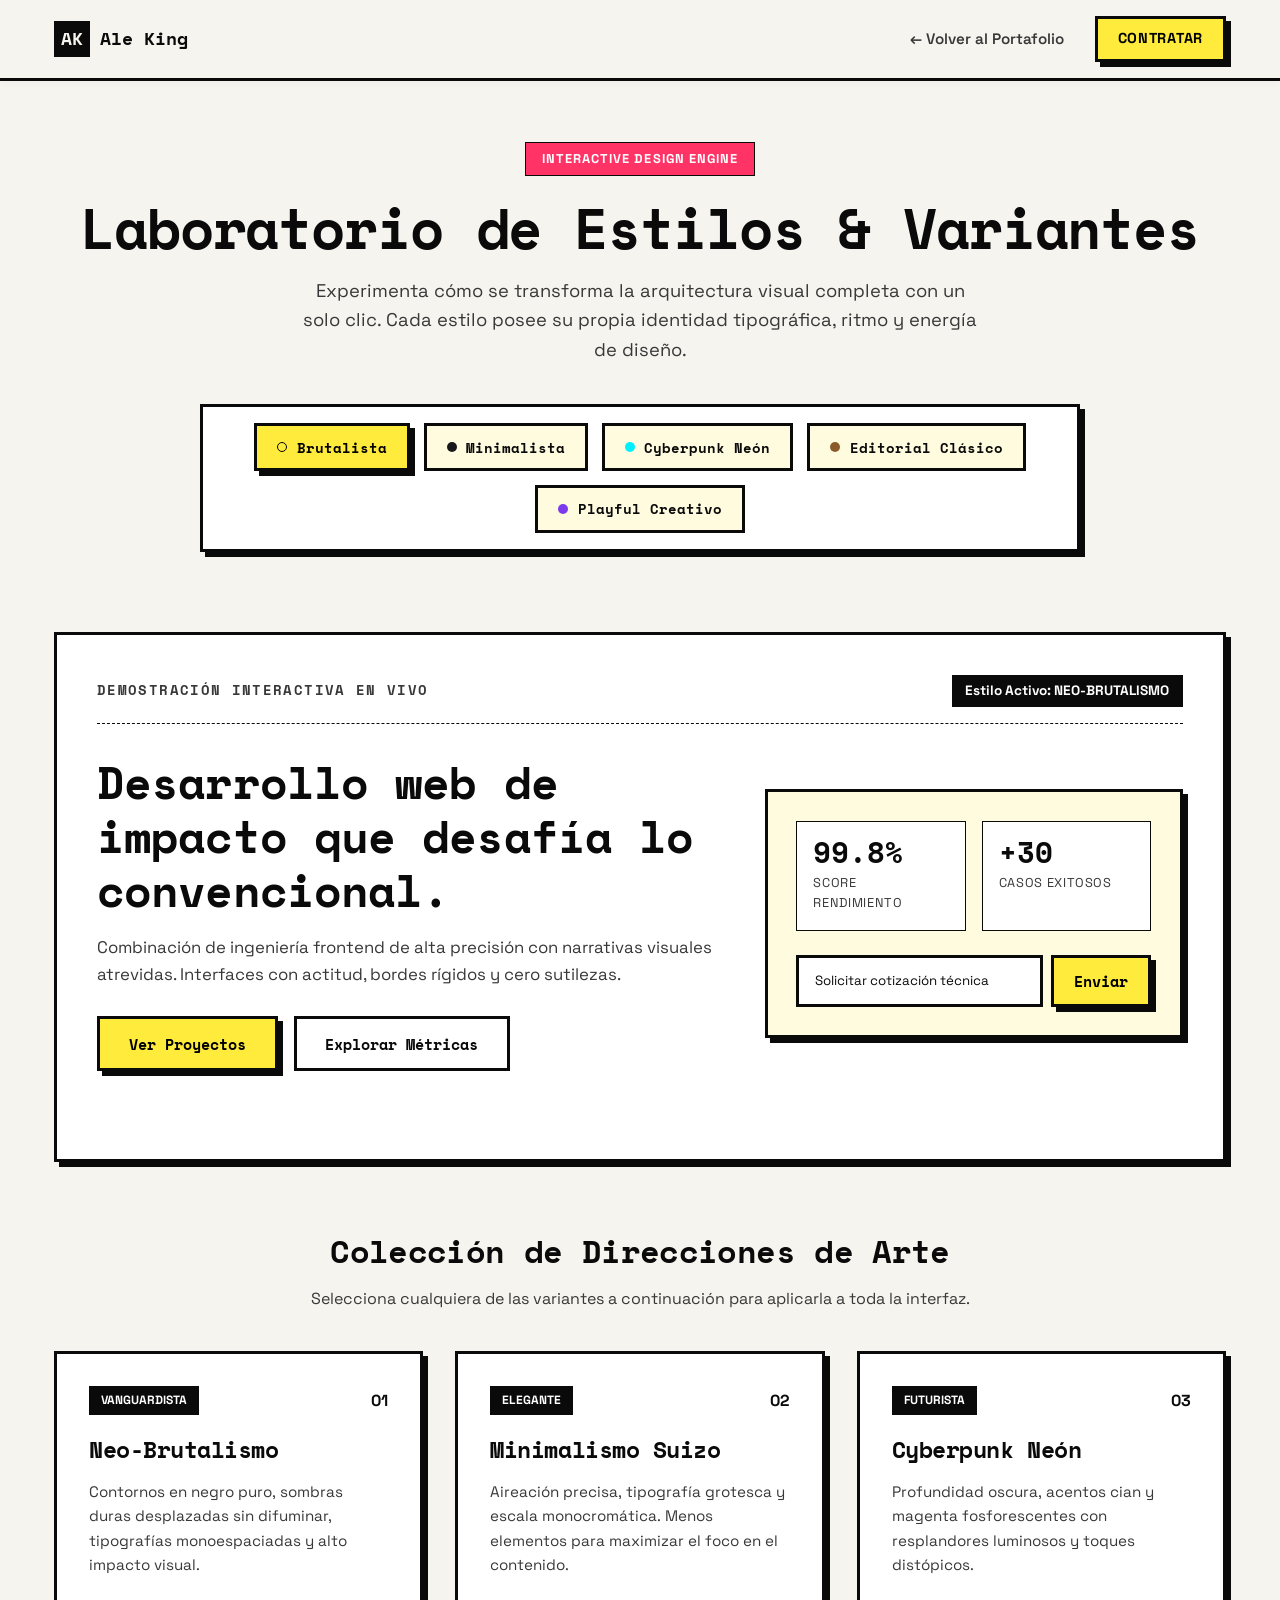
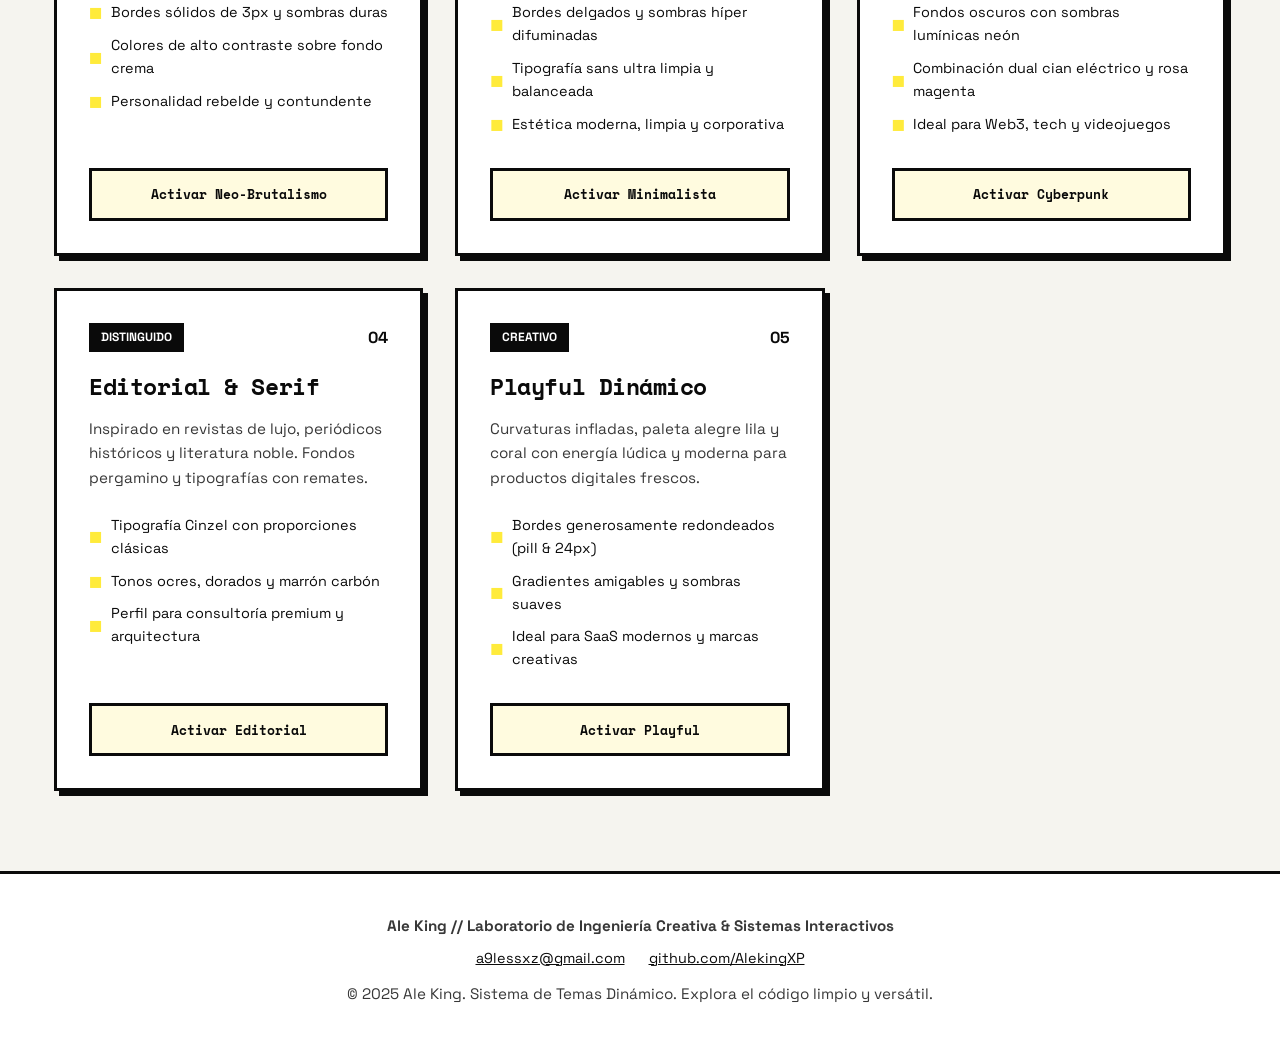
<file: temas.html>
<!DOCTYPE html>
<html lang="es" data-theme="brutalist">
<head>
  <meta charset="UTF-8" />
  <meta name="viewport" content="width=device-width, initial-scale=1.0" />
  <title>Laboratorio de Estilos y Variantes Visuales // Ale King</title>
  <link rel="preconnect" href="https://fonts.googleapis.com" />
  <link rel="preconnect" href="https://fonts.gstatic.com" crossorigin />
  <link href="https://fonts.googleapis.com/css2?family=Cinzel:wght@500;700;900&family=Plus+Jakarta+Sans:wght@300;400;500;600;700;800&family=Space+Grotesk:wght@500;700&family=Space+Mono:ital,wght@0,400;0,700;1,400&family=Inter:wght@300;400;500;600;700&display=swap" rel="stylesheet" />
  <style>
    /* ==========================================================================
       RESET Y SISTEMA DE VARIABLES BASE POR TEMA
       ========================================================================== */
    *, *::before, *::after {
      box-sizing: border-box;
      margin: 0;
      padding: 0;
      transition: background-color 0.25s ease, color 0.25s ease, border-color 0.25s ease, box-shadow 0.25s ease;
    }

    :root {
      --transition-speed: 0.25s;
    }

    /* --- TEMA 1: BRUTALISTA (Default inicial) --- */
    [data-theme="brutalist"] {
      --bg-main: #f5f4ef;
      --bg-surface: #ffffff;
      --bg-surface-alt: #fffbdf;
      --bg-nav: #f5f4ef;
      --text-main: #0a0a0a;
      --text-muted: #383838;
      --accent: #ffeb3b;
      --accent-secondary: #ff3366;
      --border-color: #0a0a0a;
      --border-width: 3px;
      --border-style: solid;
      --radius-sm: 0px;
      --radius-md: 0px;
      --radius-lg: 0px;
      --radius-pill: 0px;
      --shadow-hard: 5px 5px 0px #0a0a0a;
      --shadow-hard-hover: 8px 8px 0px #0a0a0a;
      --font-body: 'Space Grotesk', system-ui, sans-serif;
      --font-heading: 'Space Mono', monospace;
      --badge-bg: #ff3366;
      --badge-text: #ffffff;
      --tag-bg: #0a0a0a;
      --tag-text: #ffffff;
      --card-accent-border: #0a0a0a;
    }

    /* --- TEMA 2: MINIMALISTA (Elegante, espacioso, sutil) --- */
    [data-theme="minimal"] {
      --bg-main: #fafafa;
      --bg-surface: #ffffff;
      --bg-surface-alt: #f4f4f5;
      --bg-nav: rgba(250, 250, 250, 0.95);
      --text-main: #18181b;
      --text-muted: #71717a;
      --accent: #18181b;
      --accent-secondary: #52525b;
      --border-color: #e4e4e7;
      --border-width: 1px;
      --border-style: solid;
      --radius-sm: 8px;
      --radius-md: 12px;
      --radius-lg: 16px;
      --radius-pill: 9999px;
      --shadow-hard: 0 4px 20px -2px rgba(0, 0, 0, 0.05);
      --shadow-hard-hover: 0 10px 30px -4px rgba(0, 0, 0, 0.08);
      --font-body: 'Inter', system-ui, sans-serif;
      --font-heading: 'Inter', system-ui, sans-serif;
      --badge-bg: #f4f4f5;
      --badge-text: #18181b;
      --tag-bg: #f4f4f5;
      --tag-text: #52525b;
      --card-accent-border: #e4e4e7;
    }

    /* --- TEMA 3: CYBERPUNK / NEÓN (Oscuro extremo, cian y fucsia luminoso) --- */
    [data-theme="cyberpunk"] {
      --bg-main: #060810;
      --bg-surface: #0b0e1b;
      --bg-surface-alt: #12162a;
      --bg-nav: rgba(6, 8, 16, 0.95);
      --text-main: #f0f6fc;
      --text-muted: #8b949e;
      --accent: #00f0ff;
      --accent-secondary: #ff0055;
      --border-color: #00f0ff;
      --border-width: 1.5px;
      --border-style: solid;
      --radius-sm: 2px;
      --radius-md: 4px;
      --radius-lg: 8px;
      --radius-pill: 4px;
      --shadow-hard: 0 0 18px rgba(0, 240, 255, 0.28), 3px 3px 0 #ff0055;
      --shadow-hard-hover: 0 0 28px rgba(0, 240, 255, 0.45), 5px 5px 0 #ff0055;
      --font-body: 'Plus Jakarta Sans', system-ui, sans-serif;
      --font-heading: 'Space Mono', monospace;
      --badge-bg: rgba(255, 0, 85, 0.2);
      --badge-text: #ff5588;
      --tag-bg: rgba(0, 240, 255, 0.15);
      --tag-text: #00f0ff;
      --card-accent-border: #00f0ff;
    }

    /* --- TEMA 4: EDITORIAL / CLÁSICO (Pergamino noble, tipografía serif) --- */
    [data-theme="editorial"] {
      --bg-main: #fbf8f2;
      --bg-surface: #ffffff;
      --bg-surface-alt: #f4eee2;
      --bg-nav: rgba(251, 248, 242, 0.96);
      --text-main: #24211d;
      --text-muted: #6e675d;
      --accent: #8b5a2b;
      --accent-secondary: #c59b27;
      --border-color: #d8cebe;
      --border-width: 1px;
      --border-style: solid;
      --radius-sm: 4px;
      --radius-md: 6px;
      --radius-lg: 10px;
      --radius-pill: 20px;
      --shadow-hard: 0 8px 24px rgba(60, 50, 35, 0.08);
      --shadow-hard-hover: 0 14px 32px rgba(60, 50, 35, 0.14);
      --font-body: 'Inter', Georgia, serif;
      --font-heading: 'Cinzel', Georgia, serif;
      --badge-bg: #8b5a2b;
      --badge-text: #ffffff;
      --tag-bg: #f4eee2;
      --tag-text: #594f43;
      --card-accent-border: #c59b27;
    }

    /* --- TEMA 5: PLAYFUL / CREATIVO (Pastel lila, bordes ultra redondeados, dinamismo) --- */
    [data-theme="playful"] {
      --bg-main: #f5f3ff;
      --bg-surface: #ffffff;
      --bg-surface-alt: #ede9fe;
      --bg-nav: rgba(245, 243, 255, 0.95);
      --text-main: #2e1065;
      --text-muted: #6b21a8;
      --accent: #7c3aed;
      --accent-secondary: #f43f5e;
      --border-color: #ddd6fe;
      --border-width: 2px;
      --border-style: solid;
      --radius-sm: 14px;
      --radius-md: 22px;
      --radius-lg: 32px;
      --radius-pill: 9999px;
      --shadow-hard: 0 12px 30px rgba(124, 58, 237, 0.12), 0 4px 10px rgba(244, 63, 94, 0.08);
      --shadow-hard-hover: 0 18px 36px rgba(124, 58, 237, 0.22);
      --font-body: 'Plus Jakarta Sans', system-ui, sans-serif;
      --font-heading: 'Plus Jakarta Sans', system-ui, sans-serif;
      --badge-bg: #f43f5e;
      --badge-text: #ffffff;
      --tag-bg: #ede9fe;
      --tag-text: #7c3aed;
      --card-accent-border: #c4b5fd;
    }

    /* ==========================================================================
       ESTILOS GLOBALES DE LA PÁGINA
       ========================================================================== */
    body {
      background-color: var(--bg-main);
      color: var(--text-main);
      font-family: var(--font-body);
      line-height: 1.6;
      min-height: 100vh;
      padding-top: 86px;
    }

    h1, h2, h3, h4 {
      font-family: var(--font-heading);
      color: var(--text-main);
      letter-spacing: -0.02em;
    }

    a {
      color: inherit;
      text-decoration: none;
    }

    .container {
      width: 100%;
      max-width: 1220px;
      margin: 0 auto;
      padding: 0 1.5rem;
    }

    /* ==========================================================================
       BARRA DE NAVEGACIÓN SUPERIOR (100% LEGIBLE EN TODOS LOS TEMAS)
       ========================================================================== */
    .navbar {
      position: fixed;
      top: 0;
      left: 0;
      width: 100%;
      background-color: var(--bg-nav);
      backdrop-filter: blur(12px);
      border-bottom: var(--border-width) var(--border-style) var(--border-color);
      z-index: 1000;
      box-shadow: 0 2px 10px rgba(0,0,0,0.03);
    }

    .nav-container {
      display: flex;
      align-items: center;
      justify-content: space-between;
      height: 78px;
      padding: 0 1.5rem;
      max-width: 1220px;
      margin: 0 auto;
    }

    .logo {
      display: flex;
      align-items: center;
      gap: 0.6rem;
      font-family: var(--font-heading);
      font-weight: 800;
      font-size: 1.15rem;
      color: var(--text-main);
      text-decoration: none;
    }

    .logo-badge {
      display: inline-flex;
      align-items: center;
      justify-content: center;
      width: 36px;
      height: 36px;
      background-color: var(--text-main);
      color: var(--bg-main);
      border-radius: var(--radius-sm);
      font-weight: 900;
      border: 1px solid var(--border-color);
    }

    .nav-actions {
      display: flex;
      align-items: center;
      gap: 1rem;
    }

    .nav-link {
      font-size: 0.95rem;
      font-weight: 600;
      color: var(--text-muted);
      padding: 0.5rem 0.9rem;
      border-radius: var(--radius-sm);
      transition: color 0.2s;
    }

    .nav-link:hover {
      color: var(--text-main);
    }

    .nav-cta-btn {
      display: inline-flex;
      align-items: center;
      gap: 0.5rem;
      background-color: var(--accent);
      color: var(--bg-main);
      font-weight: 700;
      font-size: 0.9rem;
      padding: 0.55rem 1.25rem;
      border-radius: var(--radius-pill);
      border: var(--border-width) var(--border-style) var(--border-color);
      cursor: pointer;
      box-shadow: var(--shadow-hard);
      text-transform: uppercase;
      letter-spacing: 0.05em;
    }

    [data-theme="brutalist"] .nav-cta-btn {
      color: #000;
    }
    [data-theme="minimal"] .nav-cta-btn {
      color: #fff;
    }
    [data-theme="cyberpunk"] .nav-cta-btn {
      color: #060810;
    }
    [data-theme="editorial"] .nav-cta-btn {
      color: #fff;
    }
    [data-theme="playful"] .nav-cta-btn {
      color: #fff;
    }

    /* ==========================================================================
       HEADER Y SELECTOR FLOTANTE DE TEMAS
       ========================================================================== */
    .page-header {
      padding: 3.5rem 0 2rem;
      text-align: center;
    }

    .header-badge {
      display: inline-block;
      background-color: var(--badge-bg);
      color: var(--badge-text);
      font-size: 0.8rem;
      font-weight: 700;
      padding: 0.35rem 1rem;
      border-radius: var(--radius-pill);
      margin-bottom: 1.25rem;
      letter-spacing: 0.08em;
      text-transform: uppercase;
      border: 1px solid var(--border-color);
    }

    .header-title {
      font-size: clamp(2rem, 5vw, 3.5rem);
      font-weight: 900;
      line-height: 1.15;
      margin-bottom: 1rem;
      color: var(--text-main);
    }

    .header-subtitle {
      font-size: 1.15rem;
      color: var(--text-muted);
      max-width: 680px;
      margin: 0 auto 2.5rem;
    }

    /* Barra de botones de control de tema */
    .theme-toolbar {
      display: flex;
      flex-wrap: wrap;
      justify-content: center;
      gap: 0.85rem;
      background-color: var(--bg-surface);
      padding: 1rem 1.25rem;
      border-radius: var(--radius-lg);
      border: var(--border-width) var(--border-style) var(--border-color);
      box-shadow: var(--shadow-hard);
      max-width: 880px;
      margin: 0 auto 3rem;
    }

    .theme-chip {
      display: inline-flex;
      align-items: center;
      gap: 0.6rem;
      padding: 0.65rem 1.25rem;
      border-radius: var(--radius-pill);
      font-family: var(--font-heading);
      font-size: 0.9rem;
      font-weight: 700;
      background: var(--bg-surface-alt);
      color: var(--text-main);
      border: var(--border-width) var(--border-style) var(--border-color);
      cursor: pointer;
      user-select: none;
    }

    .theme-chip:hover {
      transform: translateY(-2px);
      box-shadow: var(--shadow-hard);
    }

    .theme-chip.active {
      background: var(--accent);
      color: #000;
      border-color: var(--border-color);
      box-shadow: var(--shadow-hard);
    }

    [data-theme="cyberpunk"] .theme-chip.active {
      color: #060810;
    }
    [data-theme="minimal"] .theme-chip.active {
      color: #ffffff;
    }
    [data-theme="editorial"] .theme-chip.active {
      color: #ffffff;
    }
    [data-theme="playful"] .theme-chip.active {
      color: #ffffff;
    }

    .chip-dot {
      width: 10px;
      height: 10px;
      border-radius: 50%;
      display: inline-block;
    }

    /* ==========================================================================
       DEMO INTERACTIVA EN VIVO (SANDBOX HERO & CARDS)
       ========================================================================== */
    .demo-sandbox {
      background: var(--bg-surface);
      border: var(--border-width) var(--border-style) var(--border-color);
      border-radius: var(--radius-lg);
      box-shadow: var(--shadow-hard);
      padding: 2.5rem;
      margin-bottom: 4rem;
      position: relative;
      overflow: hidden;
    }

    .demo-label {
      display: flex;
      align-items: center;
      justify-content: space-between;
      margin-bottom: 2rem;
      padding-bottom: 1rem;
      border-bottom: 1px dashed var(--border-color);
    }

    .demo-tag {
      font-family: var(--font-heading);
      font-size: 0.85rem;
      text-transform: uppercase;
      letter-spacing: 0.1em;
      font-weight: 700;
      color: var(--text-muted);
    }

    .demo-current-theme {
      font-weight: 800;
      color: var(--text-main);
      background: var(--tag-bg);
      color: var(--tag-text);
      padding: 0.35rem 0.85rem;
      border-radius: var(--radius-pill);
      font-size: 0.85rem;
    }

    .hero-sandbox-grid {
      display: grid;
      grid-template-columns: 1.2fr 0.8fr;
      gap: 2.5rem;
      align-items: center;
      margin-bottom: 3rem;
    }

    @media (max-width: 868px) {
      .hero-sandbox-grid {
        grid-template-columns: 1fr;
      }
    }

    .hero-content h2 {
      font-size: clamp(1.8rem, 4vw, 2.8rem);
      margin-bottom: 1rem;
      line-height: 1.2;
    }

    .hero-content p {
      font-size: 1.05rem;
      color: var(--text-muted);
      margin-bottom: 1.8rem;
    }

    .hero-actions {
      display: flex;
      flex-wrap: wrap;
      gap: 1rem;
    }

    .btn-primary {
      display: inline-flex;
      align-items: center;
      justify-content: center;
      padding: 0.85rem 1.8rem;
      background-color: var(--accent);
      color: #000;
      font-family: var(--font-heading);
      font-weight: 700;
      font-size: 0.95rem;
      border-radius: var(--radius-pill);
      border: var(--border-width) var(--border-style) var(--border-color);
      cursor: pointer;
      box-shadow: var(--shadow-hard);
    }

    [data-theme="minimal"] .btn-primary, 
    [data-theme="editorial"] .btn-primary,
    [data-theme="playful"] .btn-primary {
      color: #fff;
    }
    [data-theme="cyberpunk"] .btn-primary {
      color: #060810;
    }

    .btn-secondary {
      display: inline-flex;
      align-items: center;
      justify-content: center;
      padding: 0.85rem 1.8rem;
      background-color: transparent;
      color: var(--text-main);
      font-family: var(--font-heading);
      font-weight: 700;
      font-size: 0.95rem;
      border-radius: var(--radius-pill);
      border: var(--border-width) var(--border-style) var(--border-color);
      cursor: pointer;
    }

    .btn-secondary:hover {
      background-color: var(--bg-surface-alt);
    }

    /* Panel visual derecho */
    .hero-interactive-card {
      background: var(--bg-surface-alt);
      border: var(--border-width) var(--border-style) var(--border-color);
      border-radius: var(--radius-md);
      padding: 1.8rem;
      box-shadow: var(--shadow-hard);
    }

    .stats-row {
      display: grid;
      grid-template-columns: repeat(2, 1fr);
      gap: 1rem;
      margin-bottom: 1.5rem;
    }

    .stat-box {
      background: var(--bg-surface);
      padding: 1rem;
      border-radius: var(--radius-sm);
      border: 1px solid var(--border-color);
    }

    .stat-number {
      font-size: 1.8rem;
      font-weight: 900;
      font-family: var(--font-heading);
      color: var(--text-main);
      line-height: 1;
      margin-bottom: 0.35rem;
    }

    .stat-label {
      font-size: 0.8rem;
      color: var(--text-muted);
      text-transform: uppercase;
      letter-spacing: 0.05em;
    }

    .interactive-input-group {
      display: flex;
      gap: 0.5rem;
    }

    .interactive-input {
      flex: 1;
      padding: 0.75rem 1rem;
      background: var(--bg-surface);
      border: var(--border-width) var(--border-style) var(--border-color);
      color: var(--text-main);
      border-radius: var(--radius-sm);
      font-family: var(--font-body);
      outline: none;
    }

    .interactive-input:focus {
      box-shadow: 0 0 0 2px var(--accent);
    }

    /* ==========================================================================
       CATÁLOGO DETALLADO DE VARIANTES (TARJETAS INFORMATIVAS)
       ========================================================================== */
    .section-title-wrap {
      margin-bottom: 2.5rem;
      text-align: center;
    }

    .section-title {
      font-size: 2rem;
      margin-bottom: 0.5rem;
    }

    .section-desc {
      color: var(--text-muted);
    }

    .themes-cards-grid {
      display: grid;
      grid-template-columns: repeat(auto-fit, minmax(320px, 1fr));
      gap: 2rem;
      margin-bottom: 5rem;
    }

    .theme-card {
      background: var(--bg-surface);
      border: var(--border-width) var(--border-style) var(--border-color);
      border-radius: var(--radius-md);
      padding: 2rem;
      box-shadow: var(--shadow-hard);
      display: flex;
      flex-direction: column;
      justify-content: space-between;
      position: relative;
    }

    .theme-card-header {
      display: flex;
      align-items: center;
      justify-content: space-between;
      margin-bottom: 1rem;
    }

    .theme-pill {
      font-size: 0.75rem;
      font-weight: 800;
      padding: 0.3rem 0.75rem;
      border-radius: var(--radius-pill);
      text-transform: uppercase;
      background: var(--tag-bg);
      color: var(--tag-text);
    }

    .theme-card h3 {
      font-size: 1.45rem;
      margin-bottom: 0.75rem;
    }

    .theme-card p {
      font-size: 0.95rem;
      color: var(--text-muted);
      margin-bottom: 1.5rem;
    }

    .theme-card-features {
      list-style: none;
      margin-bottom: 2rem;
      display: flex;
      flex-direction: column;
      gap: 0.6rem;
    }

    .theme-card-features li {
      font-size: 0.9rem;
      display: flex;
      align-items: center;
      gap: 0.5rem;
      color: var(--text-main);
    }

    .feature-check {
      color: var(--accent);
      font-weight: 800;
    }

    .btn-apply-theme {
      width: 100%;
      padding: 0.85rem;
      border-radius: var(--radius-pill);
      border: var(--border-width) var(--border-style) var(--border-color);
      background: var(--bg-surface-alt);
      color: var(--text-main);
      font-family: var(--font-heading);
      font-weight: 700;
      cursor: pointer;
      text-align: center;
      transition: all 0.2s;
    }

    .btn-apply-theme:hover {
      background: var(--accent);
      color: #000;
      box-shadow: var(--shadow-hard);
    }

    [data-theme="minimal"] .btn-apply-theme:hover,
    [data-theme="editorial"] .btn-apply-theme:hover,
    [data-theme="playful"] .btn-apply-theme:hover {
      color: #fff;
    }
    [data-theme="cyberpunk"] .btn-apply-theme:hover {
      color: #060810;
    }

    /* ==========================================================================
       FOOTER
       ========================================================================== */
    .footer {
      border-top: var(--border-width) var(--border-style) var(--border-color);
      padding: 2.5rem 0;
      text-align: center;
      background: var(--bg-surface);
      margin-top: 4rem;
    }

    .footer-brand {
      font-weight: 700;
      font-size: 1rem;
      margin-bottom: 0.5rem;
      color: var(--text-main);
    }

    .footer-links {
      display: flex;
      justify-content: center;
      align-items: center;
      gap: 1.5rem;
      flex-wrap: wrap;
      margin-bottom: 0.75rem;
      font-size: 0.9rem;
    }

    .footer-links a {
      text-decoration: underline;
      color: var(--text-main);
    }

    .footer p {
      color: var(--text-muted);
      font-size: 0.95rem;
    }
  </style>
</head>
<body>

  <!-- NAVBAR SUPERIOR SIEMPRE LEGIBLE -->
  <header class="navbar">
    <div class="nav-container">
      <a href="index.html" class="logo">
        <span class="logo-badge">AK</span>
        <span>Ale King</span>
      </a>
      <div class="nav-actions">
        <a href="index.html" class="nav-link">← Volver al Portafolio</a>
        <a href="index.html#contacto" class="nav-cta-btn">Contratar</a>
      </div>
    </div>
  </header>

  <main class="container">
    <!-- CABECERA PRINCIPAL -->
    <section class="page-header">
      <span class="header-badge">Interactive Design Engine</span>
      <h1 class="header-title">Laboratorio de Estilos & Variantes</h1>
      <p class="header-subtitle">
        Experimenta cómo se transforma la arquitectura visual completa con un solo clic. Cada estilo posee su propia identidad tipográfica, ritmo y energía de diseño.
      </p>

      <!-- SELECTOR DINÁMICO DE TEMAS -->
      <div class="theme-toolbar" role="toolbar" aria-label="Selección de estilos">
        <button class="theme-chip active" data-set-theme="brutalist" type="button">
          <span class="chip-dot" style="background: #ffeb3b; border: 1px solid #000;"></span>
          Brutalista
        </button>
        <button class="theme-chip" data-set-theme="minimal" type="button">
          <span class="chip-dot" style="background: #18181b;"></span>
          Minimalista
        </button>
        <button class="theme-chip" data-set-theme="cyberpunk" type="button">
          <span class="chip-dot" style="background: #00f0ff;"></span>
          Cyberpunk Neón
        </button>
        <button class="theme-chip" data-set-theme="editorial" type="button">
          <span class="chip-dot" style="background: #8b5a2b;"></span>
          Editorial Clásico
        </button>
        <button class="theme-chip" data-set-theme="playful" type="button">
          <span class="chip-dot" style="background: #7c3aed;"></span>
          Playful Creativo
        </button>
      </div>
    </section>

    <!-- SANDBOX HERO DEMO EN TIEMPO REAL -->
    <section class="demo-sandbox">
      <div class="demo-label">
        <span class="demo-tag">Demostración Interactiva en Vivo</span>
        <span class="demo-current-theme" id="currentThemeDisplay">Estilo Activo: BRUTALISTA</span>
      </div>

      <div class="hero-sandbox-grid">
        <div class="hero-content">
          <h2 id="heroTitle">Desarrollo web de impacto que desafía lo convencional.</h2>
          <p id="heroDesc">
            Combinación de ingeniería frontend de alta precisión con narrativas visuales atrevidas. Interfaces con actitud, rendimiento optimizado y código estructurado.
          </p>
          <div class="hero-actions">
            <button class="btn-primary" id="testActionBtn" type="button">Ver Proyectos</button>
            <button class="btn-secondary" id="testSecBtn" type="button">Explorar Métricas</button>
          </div>
        </div>

        <div class="hero-interactive-card">
          <div class="stats-row">
            <div class="stat-box">
              <div class="stat-number">99.8%</div>
              <div class="stat-label">Score Rendimiento</div>
            </div>
            <div class="stat-box">
              <div class="stat-number">+30</div>
              <div class="stat-label">Casos Exitosos</div>
            </div>
          </div>

          <div class="interactive-input-group">
            <input type="text" class="interactive-input" placeholder="Escribe una consulta rápida..." value="Solicitar cotización técnica" />
            <button class="btn-primary" style="padding: 0.75rem 1.25rem;" type="button">Enviar</button>
          </div>
        </div>
      </div>
    </section>

    <!-- DETALLE DE LAS 5 VARIANTES -->
    <div class="section-title-wrap">
      <h2 class="section-title">Colección de Direcciones de Arte</h2>
      <p class="section-desc">Selecciona cualquiera de las variantes a continuación para aplicarla a toda la interfaz.</p>
    </div>

    <section class="themes-cards-grid">
      <!-- CARD 1: BRUTALISTA -->
      <article class="theme-card">
        <div>
          <div class="theme-card-header">
            <span class="theme-pill">Vanguardista</span>
            <strong>01</strong>
          </div>
          <h3>Neo-Brutalismo</h3>
          <p>Contornos en negro puro, sombras duras desplazadas sin difuminar, tipografías monoespaciadas y alto impacto visual.</p>
          <ul class="theme-card-features">
            <li><span class="feature-check">■</span> Bordes sólidos de 3px y sombras duras</li>
            <li><span class="feature-check">■</span> Colores de alto contraste sobre fondo crema</li>
            <li><span class="feature-check">■</span> Personalidad rebelde y contundente</li>
          </ul>
        </div>
        <button class="btn-apply-theme" data-set-theme="brutalist" type="button">Activar Neo-Brutalismo</button>
      </article>

      <!-- CARD 2: MINIMALISTA -->
      <article class="theme-card">
        <div>
          <div class="theme-card-header">
            <span class="theme-pill">Elegante</span>
            <strong>02</strong>
          </div>
          <h3>Minimalismo Suizo</h3>
          <p>Aireación precisa, tipografía grotesca y escala monocromática. Menos elementos para maximizar el foco en el contenido.</p>
          <ul class="theme-card-features">
            <li><span class="feature-check">■</span> Bordes delgados y sombras híper difuminadas</li>
            <li><span class="feature-check">■</span> Tipografía sans ultra limpia y balanceada</li>
            <li><span class="feature-check">■</span> Estética moderna, limpia y corporativa</li>
          </ul>
        </div>
        <button class="btn-apply-theme" data-set-theme="minimal" type="button">Activar Minimalista</button>
      </article>

      <!-- CARD 3: CYBERPUNK -->
      <article class="theme-card">
        <div>
          <div class="theme-card-header">
            <span class="theme-pill">Futurista</span>
            <strong>03</strong>
          </div>
          <h3>Cyberpunk Neón</h3>
          <p>Profundidad oscura, acentos cian y magenta fosforescentes con resplandores luminosos y toques distópicos.</p>
          <ul class="theme-card-features">
            <li><span class="feature-check">■</span> Fondos oscuros con sombras lumínicas neón</li>
            <li><span class="feature-check">■</span> Combinación dual cian eléctrico y rosa magenta</li>
            <li><span class="feature-check">■</span> Ideal para Web3, tech y videojuegos</li>
          </ul>
        </div>
        <button class="btn-apply-theme" data-set-theme="cyberpunk" type="button">Activar Cyberpunk</button>
      </article>

      <!-- CARD 4: EDITORIAL -->
      <article class="theme-card">
        <div>
          <div class="theme-card-header">
            <span class="theme-pill">Distinguido</span>
            <strong>04</strong>
          </div>
          <h3>Editorial & Serif</h3>
          <p>Inspirado en revistas de lujo, periódicos históricos y literatura noble. Fondos pergamino y tipografías con remates.</p>
          <ul class="theme-card-features">
            <li><span class="feature-check">■</span> Tipografía Cinzel con proporciones clásicas</li>
            <li><span class="feature-check">■</span> Tonos ocres, dorados y marrón carbón</li>
            <li><span class="feature-check">■</span> Perfil para consultoría premium y arquitectura</li>
          </ul>
        </div>
        <button class="btn-apply-theme" data-set-theme="editorial" type="button">Activar Editorial</button>
      </article>

      <!-- CARD 5: PLAYFUL -->
      <article class="theme-card">
        <div>
          <div class="theme-card-header">
            <span class="theme-pill">Creativo</span>
            <strong>05</strong>
          </div>
          <h3>Playful Dinámico</h3>
          <p>Curvaturas infladas, paleta alegre lila y coral con energía lúdica y moderna para productos digitales frescos.</p>
          <ul class="theme-card-features">
            <li><span class="feature-check">■</span> Bordes generosamente redondeados (pill & 24px)</li>
            <li><span class="feature-check">■</span> Gradientes amigables y sombras suaves</li>
            <li><span class="feature-check">■</span> Ideal para SaaS modernos y marcas creativas</li>
          </ul>
        </div>
        <button class="btn-apply-theme" data-set-theme="playful" type="button">Activar Playful</button>
      </article>
    </section>
  </main>

  <footer class="footer">
    <div class="container">
      <p class="footer-brand">Ale King // Laboratorio de Ingeniería Creativa & Sistemas Interactivos</p>
      <div class="footer-links">
        <a href="mailto:a9lessxz@gmail.com">a9lessxz@gmail.com</a>
        <a href="https://github.com/AlekingXP" target="_blank" rel="noopener noreferrer">github.com/AlekingXP</a>
      </div>
      <p>© 2025 Ale King. Sistema de Temas Dinámico. Explora el código limpio y versátil.</p>
    </div>
  </footer>

  <script>
    (function() {
      const themeButtons = document.querySelectorAll('[data-set-theme]');
      const currentThemeDisplay = document.getElementById('currentThemeDisplay');
      const heroTitle = document.getElementById('heroTitle');
      const heroDesc = document.getElementById('heroDesc');
      const root = document.documentElement;

      const themeTexts = {
        brutalist: {
          name: 'NEO-BRUTALISMO',
          title: 'Desarrollo web de impacto que desafía lo convencional.',
          desc: 'Combinación de ingeniería frontend de alta precisión con narrativas visuales atrevidas. Interfaces con actitud, bordes rígidos y cero sutilezas.'
        },
        minimal: {
          name: 'MINIMALISMO SUIZO',
          title: 'Simplicidad esencial, legibilidad absoluta.',
          desc: 'Espacio negativo calculado, jerarquía sin ruido y una experiencia de usuario impecable centrada 100% en el mensaje.'
        },
        cyberpunk: {
          name: 'CYBERPUNK NEÓN',
          title: 'Arquitectura digital del futuro inmediato.',
          desc: 'Resplandores de fotones, energía de alto contraste y estética dark-mode diseñada para proyectos tecnológicos de próxima generación.'
        },
        editorial: {
          name: 'EDITORIAL CLÁSICO',
          title: 'Nobleza tipográfica y sofisticación artística.',
          desc: 'El encanto atemporal de las publicaciones de alta gama transferido a la web moderna. Texturas cálidas y detalle riguroso.'
        },
        playful: {
          name: 'PLAYFUL DINÁMICO',
          title: 'Creatividad vibrante, formas suaves y carisma.',
          desc: 'Diseño amigable que invita a interactuar. Curvas generosas, paletas pasteles luminosas y microinteracciones encantadoras.'
        }
      };

      function applyTheme(themeKey) {
        if (!themeTexts[themeKey]) return;

        // Actualizar atributo en <html>
        root.setAttribute('data-theme', themeKey);
        localStorage.setItem('ak_selected_theme', themeKey);

        // Actualizar chips de selección activa
        document.querySelectorAll('.theme-chip').forEach(chip => {
          if (chip.getAttribute('data-set-theme') === themeKey) {
            chip.classList.add('active');
          } else {
            chip.classList.remove('active');
          }
        });

        // Actualizar textos demostrativos en el sandbox
        const data = themeTexts[themeKey];
        if (currentThemeDisplay) {
          currentThemeDisplay.textContent = 'Estilo Activo: ' + data.name;
        }
        if (heroTitle) {
          heroTitle.textContent = data.title;
        }
        if (heroDesc) {
          heroDesc.textContent = data.desc;
        }
      }

      // Escuchar clics en todos los botones de tema
      themeButtons.forEach(btn => {
        btn.addEventListener('click', () => {
          const selected = btn.getAttribute('data-set-theme');
          applyTheme(selected);
        });
      });

      // Restaurar tema previo si existe o usar el inicial
      const savedTheme = localStorage.getItem('ak_selected_theme') || localStorage.getItem('ms_selected_theme') || 'brutalist';
      applyTheme(savedTheme);
    })();
  </script>
</body>
</html>
</file>
